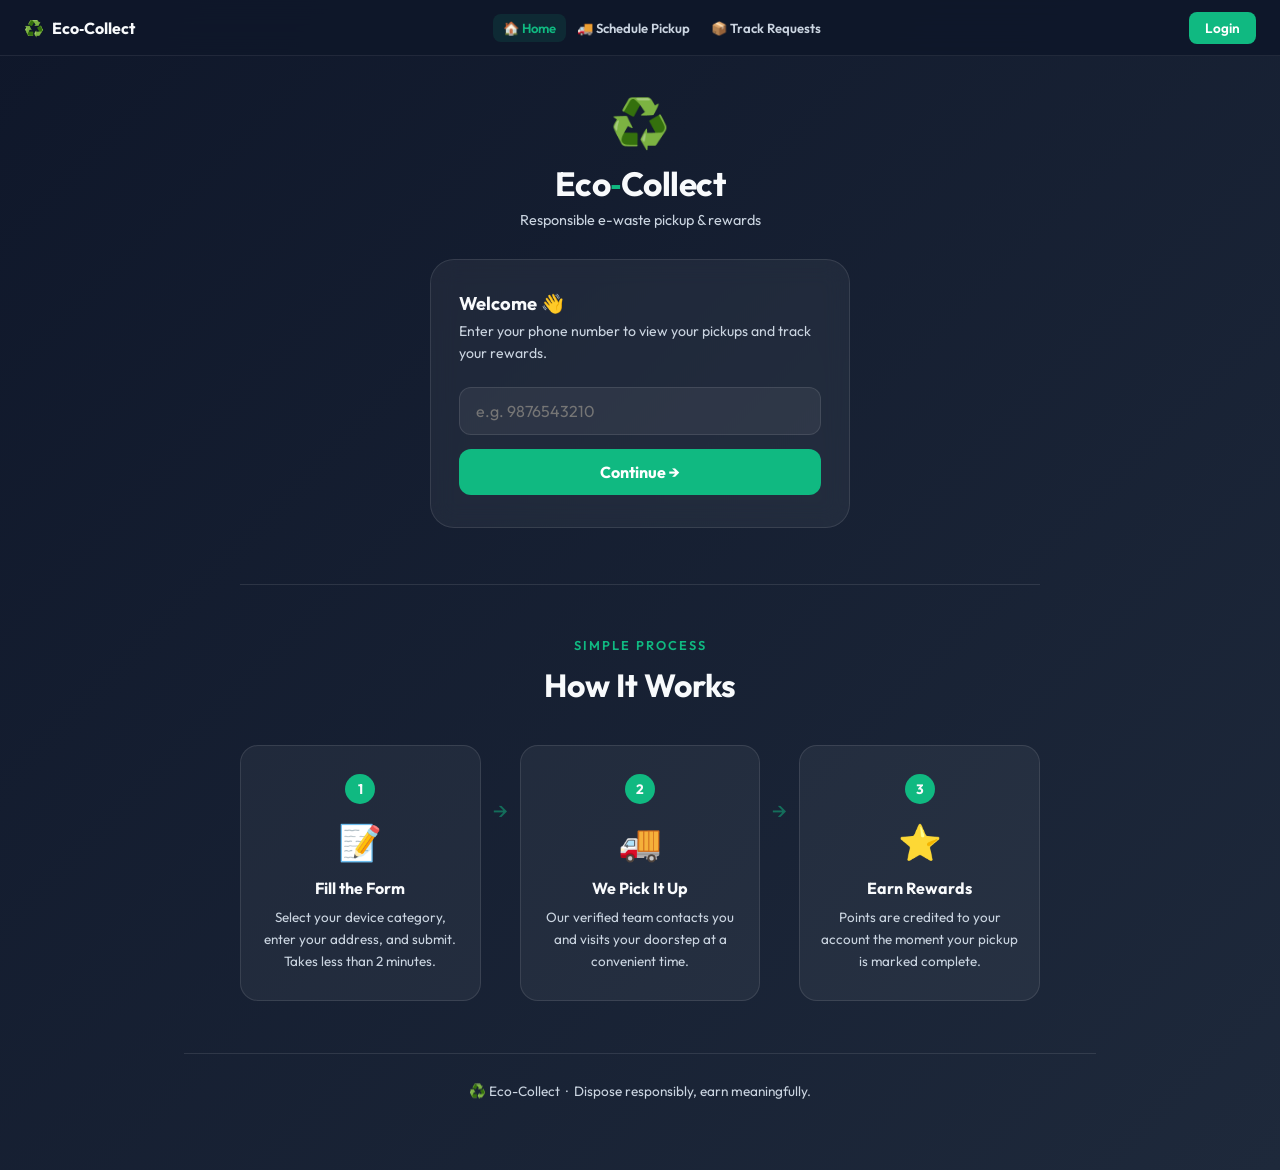
<file: frontend/index.html>
<!DOCTYPE html>
<html lang="en">

<head>
    <meta charset="UTF-8">
    <meta name="viewport" content="width=device-width, initial-scale=1.0">
    <title>Eco-Collect | E-Waste Rewards</title>
    <link href="https://fonts.googleapis.com/css2?family=Outfit:wght@300;400;600;700&display=swap" rel="stylesheet">
    <link rel="stylesheet" href="style.css">
    <style>
        html { scroll-behavior: smooth; }

        body {
            align-items: flex-start;
            padding: 0;
        }

        .home-wrap {
            max-width: 960px;
            width: 100%;
            margin: 0 auto;
            padding: 0 24px 70px;
        }

        /* ── Section switching ── */
        .app-section.hidden { display: none; }

        /* ═══════════════════════════════════════════
           LOGIN SECTION
        ════════════════════════════════════════════ */

        #section-login {
            display: flex;
            flex-direction: column;
            align-items: center;
            padding-top: 36px;
        }

        .login-shell-wrap {
            width: 100%;
            max-width: 420px;
        }

        .login-brand {
            text-align: center;
            margin-bottom: 30px;
            animation: fadeInDown 0.6s ease-out;
        }

        .login-brand-logo {
            font-size: 3rem;
            display: block;
            margin-bottom: 10px;
        }

        .login-brand-name {
            font-size: 2.1rem;
            font-weight: 700;
            letter-spacing: -0.5px;
        }

        .login-brand-name .dot { color: var(--primary-color); }

        .login-brand-sub {
            color: var(--text-muted);
            font-size: 0.9rem;
            margin-top: 6px;
        }

        .login-shell-card {
            background: var(--glass-bg);
            backdrop-filter: blur(12px);
            -webkit-backdrop-filter: blur(12px);
            border: 1px solid var(--glass-border);
            border-radius: 24px;
            padding: 32px 28px;
            animation: fadeInUp 0.6s ease-out 0.1s both;
        }

        .login-step-title {
            font-size: 1.15rem;
            font-weight: 700;
            margin-bottom: 6px;
        }

        .login-step-sub {
            color: var(--text-muted);
            font-size: 0.88rem;
            line-height: 1.55;
            margin-bottom: 22px;
        }

        .login-input {
            width: 100%;
            background: rgba(255, 255, 255, 0.06);
            border: 1px solid var(--glass-border);
            border-radius: 12px;
            padding: 13px 16px;
            font-size: 1rem;
            font-family: 'Outfit', sans-serif;
            color: var(--text-main);
            box-sizing: border-box;
            transition: border-color 0.2s ease;
            margin-bottom: 14px;
            margin-top: 0;
        }

        .login-input:focus {
            outline: none;
            border-color: var(--primary-color);
        }

        .login-btn {
            width: 100%;
            padding: 13px;
            background: var(--primary-color);
            color: white;
            border: none;
            border-radius: 12px;
            font-size: 1rem;
            font-weight: 700;
            font-family: 'Outfit', sans-serif;
            cursor: pointer;
            margin-top: 0;
            transition: background 0.2s ease, transform 0.15s ease, opacity 0.15s ease;
        }

        .login-btn:hover:not(:disabled) { background: var(--primary-hover); transform: translateY(-1px); }
        .login-btn:active:not(:disabled) { transform: translateY(0); }
        .login-btn:disabled { opacity: 0.55; cursor: not-allowed; }

        .login-error {
            color: #f87171;
            font-size: 0.84rem;
            margin-top: 10px;
            margin-bottom: 0;
        }

        .login-back-link {
            display: block;
            text-align: center;
            color: var(--text-muted);
            font-size: 0.84rem;
            cursor: pointer;
            margin-top: 16px;
            transition: color 0.2s ease;
            user-select: none;
        }

        .login-back-link:hover { color: var(--text-main); }

        /* How It Works visible below login card */
        .login-how {
            width: 100%;
            max-width: 800px;
            margin-top: 56px;
        }

        /* ═══════════════════════════════════════════
           DASHBOARD SECTION
        ════════════════════════════════════════════ */

        #section-dashboard {
            padding-top: 40px;
        }

        /* Welcome row */
        .dash-welcome-row {
            display: flex;
            align-items: center;
            justify-content: space-between;
            gap: 14px;
            margin-bottom: 28px;
            flex-wrap: wrap;
            animation: fadeInDown 0.5s ease-out;
        }

        .dash-welcome-left h2 {
            font-size: 1.6rem;
            font-weight: 700;
            margin-bottom: 5px;
        }

        .dash-phone-pill {
            display: inline-block;
            background: rgba(16, 185, 129, 0.08);
            border: 1px solid rgba(16, 185, 129, 0.2);
            border-radius: 20px;
            padding: 2px 10px;
            font-size: 0.8rem;
            color: var(--primary-color);
            font-weight: 600;
        }

        .btn-logout {
            padding: 9px 18px;
            background: rgba(255, 255, 255, 0.04);
            border: 1px solid var(--glass-border);
            border-radius: 10px;
            color: var(--text-muted);
            font-family: 'Outfit', sans-serif;
            font-size: 0.88rem;
            font-weight: 600;
            cursor: pointer;
            white-space: nowrap;
            width: auto;
            margin-top: 0;
            transition: border-color 0.2s ease, color 0.2s ease, transform 0.15s ease;
        }

        .btn-logout:hover {
            border-color: #f87171;
            color: #f87171;
            transform: translateY(-1px);
        }

        /* Stat cards */
        .dash-stats {
            display: grid;
            grid-template-columns: repeat(3, 1fr);
            gap: 16px;
            margin-bottom: 36px;
            animation: fadeInUp 0.5s ease-out 0.1s both;
        }

        .dash-card {
            background: var(--glass-bg);
            backdrop-filter: blur(12px);
            -webkit-backdrop-filter: blur(12px);
            border: 1px solid var(--glass-border);
            border-radius: 18px;
            padding: 22px 16px;
            text-align: center;
            transition: transform 0.2s ease, border-color 0.2s ease;
        }

        .dash-card:hover {
            transform: translateY(-3px);
            border-color: rgba(16, 185, 129, 0.4);
        }

        .dash-icon {
            font-size: 1.6rem;
            display: block;
            margin-bottom: 10px;
        }

        .dash-number {
            font-size: 2rem;
            font-weight: 700;
            color: var(--primary-color);
            line-height: 1.1;
            margin-bottom: 6px;
        }

        .dash-number.loading {
            color: var(--text-muted);
            font-size: 1.4rem;
        }

        .dash-label {
            font-size: 0.75rem;
            color: var(--text-muted);
            text-transform: uppercase;
            letter-spacing: 0.5px;
        }

        /* Recent pickups */
        .recent-section {
            margin-bottom: 32px;
            animation: fadeInUp 0.5s ease-out 0.2s both;
        }

        .recent-header {
            display: flex;
            align-items: center;
            justify-content: space-between;
            margin-bottom: 14px;
        }

        .recent-header h3 {
            font-size: 0.76rem;
            font-weight: 700;
            text-transform: uppercase;
            letter-spacing: 1.2px;
            color: var(--text-muted);
        }

        .recent-header a {
            font-size: 0.84rem;
            color: var(--primary-color);
            text-decoration: none;
            font-weight: 600;
            transition: opacity 0.2s ease;
        }

        .recent-header a:hover { opacity: 0.75; }

        .recent-card {
            display: flex;
            align-items: center;
            gap: 14px;
            background: var(--glass-bg);
            border: 1px solid var(--glass-border);
            border-radius: 14px;
            padding: 14px 16px;
            margin-bottom: 10px;
            transition: border-color 0.2s ease;
        }

        .recent-card:last-child { margin-bottom: 0; }
        .recent-card:hover { border-color: rgba(16, 185, 129, 0.3); }

        .recent-icon {
            font-size: 1.4rem;
            flex-shrink: 0;
            width: 36px;
            text-align: center;
        }

        .recent-info { flex: 1; min-width: 0; }

        .recent-category {
            display: block;
            font-weight: 700;
            font-size: 0.92rem;
            margin-bottom: 2px;
        }

        .recent-addr {
            display: block;
            color: var(--text-muted);
            font-size: 0.8rem;
            white-space: nowrap;
            overflow: hidden;
            text-overflow: ellipsis;
        }

        .recent-status {
            font-size: 0.73rem;
            font-weight: 700;
            border-radius: 8px;
            padding: 4px 10px;
            white-space: nowrap;
            flex-shrink: 0;
        }

        .status-pending           { background: rgba(245,158,11,0.12);  color: #f59e0b; }
        .status-completed         { background: rgba(16,185,129,0.12);  color: #10b981; }
        .status-cancelled         { background: rgba(100,116,139,0.12); color: #94a3b8; }
        .status-accepted          { background: rgba(99,102,241,0.12);  color: #818cf8; }
        .status-pickup-scheduled  { background: rgba(139,92,246,0.12);  color: #a78bfa; }
        .status-picked-up         { background: rgba(99,102,241,0.12);  color: #818cf8; }
        .status-in-progress       { background: rgba(234,179,8,0.12);   color: #eab308; }

        .recent-empty {
            text-align: center;
            color: var(--text-muted);
            font-size: 0.9rem;
            padding: 26px 16px;
            background: var(--glass-bg);
            border: 1px solid var(--glass-border);
            border-radius: 14px;
        }

        .recent-empty a {
            color: var(--primary-color);
            font-weight: 600;
            text-decoration: none;
        }

        /* Recent skeletons */
        .recent-skel {
            background: var(--glass-bg);
            border: 1px solid var(--glass-border);
            border-radius: 14px;
            padding: 14px 16px;
            margin-bottom: 10px;
            display: flex;
            align-items: center;
            gap: 14px;
        }

        .recent-skel-circle {
            width: 36px;
            height: 36px;
            border-radius: 50%;
            flex-shrink: 0;
            background: linear-gradient(90deg,
                rgba(255,255,255,0.04) 25%,
                rgba(255,255,255,0.09) 50%,
                rgba(255,255,255,0.04) 75%);
            background-size: 200%;
            animation: shimmer 1.4s infinite;
        }

        .recent-skel-lines { flex: 1; }

        .recent-skel-line {
            height: 12px;
            border-radius: 6px;
            margin-bottom: 7px;
            background: linear-gradient(90deg,
                rgba(255,255,255,0.04) 25%,
                rgba(255,255,255,0.09) 50%,
                rgba(255,255,255,0.04) 75%);
            background-size: 200%;
            animation: shimmer 1.4s infinite;
        }

        .recent-skel-line:last-child { width: 58%; margin-bottom: 0; }

        /* Dashboard error inline */
        .dash-inline-error {
            text-align: center;
            color: var(--text-muted);
            font-size: 0.88rem;
            padding: 22px;
            background: var(--glass-bg);
            border: 1px solid var(--glass-border);
            border-radius: 14px;
        }

        .dash-inline-error a {
            color: var(--primary-color);
            font-weight: 600;
            cursor: pointer;
        }

        /* Quick actions */
        .quick-actions {
            display: grid;
            grid-template-columns: repeat(2, 1fr);
            gap: 14px;
            margin-bottom: 52px;
            animation: fadeInUp 0.5s ease-out 0.3s both;
        }

        .quick-btn {
            display: flex;
            align-items: center;
            justify-content: center;
            gap: 8px;
            padding: 16px;
            border-radius: 16px;
            font-size: 0.96rem;
            font-weight: 700;
            text-decoration: none;
            transition: transform 0.2s ease, box-shadow 0.2s ease, background 0.2s ease;
        }

        .quick-btn:hover { transform: translateY(-3px); }

        .quick-btn-primary {
            background: var(--primary-color);
            color: white;
        }

        .quick-btn-primary:hover {
            background: var(--primary-hover);
            box-shadow: 0 8px 24px rgba(16, 185, 129, 0.3);
        }

        .quick-btn-secondary {
            background: var(--glass-bg);
            border: 1px solid var(--glass-border);
            color: var(--text-main);
        }

        .quick-btn-secondary:hover {
            border-color: rgba(16, 185, 129, 0.4);
            box-shadow: 0 8px 24px rgba(0, 0, 0, 0.2);
        }

        /* ── Shared: How It Works ── */
        .how-section {
            border-top: 1px solid var(--glass-border);
            padding-top: 52px;
            margin-bottom: 52px;
        }

        .section-label {
            text-align: center;
            font-size: 0.8rem;
            color: var(--primary-color);
            text-transform: uppercase;
            letter-spacing: 2px;
            font-weight: 600;
            margin-bottom: 12px;
        }

        .how-section h2 {
            text-align: center;
            font-size: 2rem;
            font-weight: 700;
            margin-bottom: 40px;
        }

        .steps-row {
            display: flex;
            align-items: flex-start;
            gap: 12px;
        }

        .step-card {
            flex: 1;
            text-align: center;
            background: var(--glass-bg);
            border: 1px solid var(--glass-border);
            border-radius: 18px;
            padding: 28px 18px;
            transition: transform 0.2s ease, border-color 0.2s ease;
        }

        .step-card:hover {
            transform: translateY(-4px);
            border-color: rgba(16, 185, 129, 0.4);
        }

        .step-num {
            width: 30px;
            height: 30px;
            background: var(--primary-color);
            border-radius: 50%;
            font-size: 0.85rem;
            font-weight: 700;
            display: flex;
            align-items: center;
            justify-content: center;
            margin: 0 auto 16px;
        }

        .step-icon {
            font-size: 2.2rem;
            margin-bottom: 14px;
            display: block;
        }

        .step-card h4 { font-size: 1rem; font-weight: 700; margin-bottom: 8px; }

        .step-card p {
            color: var(--text-muted);
            font-size: 0.84rem;
            line-height: 1.65;
        }

        .step-arrow {
            flex-shrink: 0;
            font-size: 1.4rem;
            color: var(--primary-color);
            opacity: 0.5;
            margin-top: 52px;
        }

        /* ── Footer ── */
        .site-footer {
            text-align: center;
            color: var(--text-muted);
            font-size: 0.85rem;
            border-top: 1px solid var(--glass-border);
            padding-top: 28px;
        }

        /* ── Mobile ── */
        @media (max-width: 640px) {
            .home-wrap { padding: 0 16px 60px; }
            #section-login { padding-top: 20px; }
            .login-brand-name { font-size: 1.75rem; }
            .login-shell-card { padding: 24px 20px; }
            .dash-welcome-left h2 { font-size: 1.3rem; }
            .dash-stats { grid-template-columns: repeat(3, 1fr); gap: 8px; }
            .dash-number { font-size: 1.5rem; }
            .dash-icon   { font-size: 1.3rem; }
            .quick-actions { grid-template-columns: 1fr; }
            .steps-row { flex-direction: column; gap: 14px; }
            .step-arrow { transform: rotate(90deg); margin: 0 auto; }
        }
    </style>
</head>

<body>
    <div class="home-wrap">

        <!-- ════════════════════════════════════════════════════
             LOGIN SECTION  (default visible)
        ════════════════════════════════════════════════════ -->
        <div id="section-login" class="app-section">

            <div class="login-shell-wrap">

                <div class="login-brand">
                    <span class="login-brand-logo">&#9851;&#65039;</span>
                    <div class="login-brand-name">Eco<span class="dot">&#8209;</span>Collect</div>
                    <p class="login-brand-sub">Responsible e-waste pickup &amp; rewards</p>
                </div>

                <div class="login-shell-card">

                    <!-- Step 1: Phone -->
                    <div id="step-phone">
                        <p class="login-step-title">Welcome &#128075;</p>
                        <p class="login-step-sub">Enter your phone number to view your pickups and track your rewards.</p>
                        <input
                            type="tel"
                            id="app-phone"
                            class="login-input"
                            placeholder="e.g. 9876543210"
                            maxlength="15"
                            inputmode="tel"
                            autocomplete="tel"
                        >
                        <button class="login-btn" id="btn-continue">Continue &#8594;</button>
                        <p class="login-error hidden" id="phone-error"></p>
                    </div>

                    <!-- Step 2: Name (new users only) -->
                    <div id="step-name" class="hidden">
                        <p class="login-step-title">Nice to meet you! &#127881;</p>
                        <p class="login-step-sub">Looks like you&rsquo;re new here. What should we call you?</p>
                        <input
                            type="text"
                            id="app-name"
                            class="login-input"
                            placeholder="Your name"
                            maxlength="60"
                            autocomplete="given-name"
                        >
                        <button class="login-btn" id="btn-signup">Create Account &#8594;</button>
                        <p class="login-error hidden" id="name-error"></p>
                        <span class="login-back-link" id="btn-back-to-phone">&#8592; Use a different number</span>
                    </div>

                </div>
            </div>

            <!-- How It Works for unauthenticated users -->
            <div class="login-how">
                <section class="how-section">
                    <p class="section-label">Simple Process</p>
                    <h2>How It Works</h2>
                    <div class="steps-row">
                        <div class="step-card">
                            <div class="step-num">1</div>
                            <span class="step-icon">&#128221;</span>
                            <h4>Fill the Form</h4>
                            <p>Select your device category, enter your address, and submit. Takes less than 2 minutes.</p>
                        </div>
                        <div class="step-arrow">&#8594;</div>
                        <div class="step-card">
                            <div class="step-num">2</div>
                            <span class="step-icon">&#128666;</span>
                            <h4>We Pick It Up</h4>
                            <p>Our verified team contacts you and visits your doorstep at a convenient time.</p>
                        </div>
                        <div class="step-arrow">&#8594;</div>
                        <div class="step-card">
                            <div class="step-num">3</div>
                            <span class="step-icon">&#11088;</span>
                            <h4>Earn Rewards</h4>
                            <p>Points are credited to your account the moment your pickup is marked complete.</p>
                        </div>
                    </div>
                </section>
            </div>

        </div><!-- /#section-login -->


        <!-- ════════════════════════════════════════════════════
             DASHBOARD SECTION  (hidden until logged in)
        ════════════════════════════════════════════════════ -->
        <div id="section-dashboard" class="app-section hidden">

            <!-- Welcome row -->
            <div class="dash-welcome-row">
                <div class="dash-welcome-left">
                    <h2>Hey, <span id="dash-name"></span>! &#128075;</h2>
                    <p><span class="dash-phone-pill" id="dash-phone-display"></span></p>
                </div>
                <button class="btn-logout" id="btn-logout">Logout</button>
            </div>

            <!-- Stats -->
            <div class="dash-stats">
                <div class="dash-card">
                    <span class="dash-icon">&#128230;</span>
                    <div class="dash-number loading" id="home-total">&#183;&#183;&#183;</div>
                    <div class="dash-label">My Requests</div>
                </div>
                <div class="dash-card">
                    <span class="dash-icon">&#9989;</span>
                    <div class="dash-number loading" id="home-completed">&#183;&#183;&#183;</div>
                    <div class="dash-label">Completed</div>
                </div>
                <div class="dash-card">
                    <span class="dash-icon">&#11088;</span>
                    <div class="dash-number loading" id="home-points">&#183;&#183;&#183;</div>
                    <div class="dash-label">Points Earned</div>
                </div>
            </div>

            <!-- Recent pickups -->
            <div class="recent-section">
                <div class="recent-header">
                    <h3>Recent Pickups</h3>
                    <a href="track.html">View all &#8594;</a>
                </div>
                <div id="recent-list">
                    <div class="recent-skel"><div class="recent-skel-circle"></div><div class="recent-skel-lines"><div class="recent-skel-line"></div><div class="recent-skel-line"></div></div></div>
                    <div class="recent-skel"><div class="recent-skel-circle"></div><div class="recent-skel-lines"><div class="recent-skel-line"></div><div class="recent-skel-line"></div></div></div>
                    <div class="recent-skel"><div class="recent-skel-circle"></div><div class="recent-skel-lines"><div class="recent-skel-line"></div><div class="recent-skel-line"></div></div></div>
                </div>
            </div>

            <!-- Quick actions -->
            <div class="quick-actions">
                <a href="schedule.html" class="quick-btn quick-btn-primary">&#128666; Schedule Pickup</a>
                <a href="track.html" class="quick-btn quick-btn-secondary">&#128230; All Requests</a>
            </div>

            <!-- How It Works -->
            <section class="how-section">
                <p class="section-label">Simple Process</p>
                <h2>How It Works</h2>
                <div class="steps-row">
                    <div class="step-card">
                        <div class="step-num">1</div>
                        <span class="step-icon">&#128221;</span>
                        <h4>Fill the Form</h4>
                        <p>Select your device category, enter your address, and submit. Takes less than 2 minutes.</p>
                    </div>
                    <div class="step-arrow">&#8594;</div>
                    <div class="step-card">
                        <div class="step-num">2</div>
                        <span class="step-icon">&#128666;</span>
                        <h4>We Pick It Up</h4>
                        <p>Our verified team contacts you and visits your doorstep at a convenient time.</p>
                    </div>
                    <div class="step-arrow">&#8594;</div>
                    <div class="step-card">
                        <div class="step-num">3</div>
                        <span class="step-icon">&#11088;</span>
                        <h4>Earn Rewards</h4>
                        <p>Points are credited to your account the moment your pickup is marked complete.</p>
                    </div>
                </div>
            </section>

        </div><!-- /#section-dashboard -->

        <footer class="site-footer">
            <p>&#9851;&#65039; Eco-Collect &nbsp;&middot;&nbsp; Dispose responsibly, earn meaningfully.</p>
        </footer>

    </div><!-- /.home-wrap -->

    <script src="auth.js"></script>
    <script>
        // Navbar always present — shows Home + Login when logged out, Dashboard + Logout when logged in
        injectNavbar('home');
        // API_BASE is defined globally in auth.js.

        const CATEGORY_ICONS = {
            Mobile: '📱', Laptop: '💻',
            Accessories: '🎧', 'Large Appliances': '🏠'
        };

        let pendingPhone = '';

        // Strip non-digits live from phone input
        document.addEventListener('DOMContentLoaded', () => {
            const el = document.getElementById('app-phone');
            if (el) el.addEventListener('input', () => {
                const clean = el.value.replace(/\D/g, '');
                if (el.value !== clean) el.value = clean;
            });
        });

        // ── App entry: check session immediately ───────────────────────────────
        (function init() {
            const user = getUser();
            if (user) {
                document.getElementById('section-login').classList.add('hidden');
                document.getElementById('section-dashboard').classList.remove('hidden');
                document.getElementById('dash-name').textContent          = user.full_name || user.phone_number;
                document.getElementById('dash-phone-display').textContent = user.phone_number;
                fetchDashboard(user.phone_number);
            }
            // else: #section-login is already visible by default
        })();

        // ── Phone step ─────────────────────────────────────────────────────────
        document.getElementById('btn-continue').addEventListener('click', handleContinue);
        document.getElementById('app-phone').addEventListener('keydown', e => {
            if (e.key === 'Enter') handleContinue();
        });

        async function handleContinue() {
            const raw   = document.getElementById('app-phone').value.trim();
            const phone = raw.replace(/\D/g, ''); // always use clean digits
            if (phone.length < 10) {
                showErr('phone-error', 'Please enter a valid 10-digit phone number.');
                return;
            }
            hideErr('phone-error');

            const btn = document.getElementById('btn-continue');
            btn.disabled    = true;
            btn.textContent = 'Checking…';

            try {
                const res = await fetch(
                    `${API_BASE}/api/requests/track?phone=${encodeURIComponent(phone)}`
                );

                if (res.status === 404) {
                    // New user → collect name
                    pendingPhone = phone;
                    showNameStep();
                } else if (res.ok) {
                    const data = await res.json();
                    const name = (data.user && (data.user.full_name || data.user.name)) || '';
                    const user = { full_name: name || phone, phone_number: phone };
                    setUser(user);
                    enterDashboard(user, data);
                } else {
                    showErr('phone-error', `Server error (${res.status}). Please try again.`);
                }
            } catch (_) {
                showErr('phone-error', 'Network error. Please check your connection.');
            } finally {
                btn.disabled   = false;
                btn.innerHTML  = 'Continue &#8594;';
            }
        }

        // ── Name step ──────────────────────────────────────────────────────────
        document.getElementById('btn-signup').addEventListener('click', handleSignup);
        document.getElementById('app-name').addEventListener('keydown', e => {
            if (e.key === 'Enter') handleSignup();
        });

        function handleSignup() {
            const name = document.getElementById('app-name').value.trim();
            if (!name) { showErr('name-error', 'Please enter your name.'); return; }
            const user = { full_name: name, phone_number: pendingPhone };
            setUser(user);
            enterDashboard(user, null);
        }

        // ── Back to phone step ─────────────────────────────────────────────────
        document.getElementById('btn-back-to-phone').addEventListener('click', () => {
            hideErr('phone-error');
            pendingPhone = '';
            showPhoneStep();
        });

        // ── Logout ─────────────────────────────────────────────────────────────
        document.getElementById('btn-logout').addEventListener('click', handleLogout);

        function handleLogout() {
            clearUser();
            location.reload(); // Page reloads — navbar rebuilds without user, login section shown
        }

        // ── Enter dashboard ────────────────────────────────────────────────────
        function enterDashboard(user, preloadedData) {
            document.getElementById('section-login').classList.add('hidden');
            document.getElementById('section-dashboard').classList.remove('hidden');

            document.getElementById('dash-name').textContent          = user.full_name || user.phone_number;
            document.getElementById('dash-phone-display').textContent = user.phone_number;

            // Re-inject navbar if it's currently showing the Login button (user just logged in inline)
            if (document.querySelector('.nav-login')) {
                const oldNav = document.querySelector('.eco-navbar');
                if (oldNav) {
                    oldNav.remove();
                    const wrap = document.querySelector('.home-wrap');
                    if (wrap) wrap.style.paddingTop = '';
                }
                injectNavbar('home');
            }

            if (preloadedData) {
                renderDashboard(preloadedData);
            } else {
                fetchDashboard(user.phone_number);
            }
        }

        // ── Fetch & render dashboard ───────────────────────────────────────────
        async function fetchDashboard(phone) {
            setNumbers('···', '···', '···', true);
            showRecentSkeletons();

            try {
                const res = await fetch(
                    `${API_BASE}/api/requests/track?phone=${encodeURIComponent(phone)}`
                );
                if (res.status === 404) {
                    renderDashboard(null);
                } else if (res.ok) {
                    renderDashboard(await res.json());
                } else {
                    setNumbers('–', '–', '–');
                    showRecentError();
                }
            } catch (_) {
                setNumbers('–', '–', '–');
                showRecentError();
            }
        }

        function renderDashboard(data) {
            let requests = data
                ? (Array.isArray(data) ? data : (data.requests || []))
                : [];

            const total     = requests.length;
            const completed = requests.filter(r => r.status === 'Completed').length;
            const points    = requests
                .filter(r => r.status === 'Completed')
                .reduce((s, r) => s + (r.estimated_points || 0), 0);

            setNumbers(total, completed, points);
            renderRecentList(requests);
        }

        function renderRecentList(requests) {
            const el = document.getElementById('recent-list');

            if (!requests.length) {
                el.innerHTML = `
                    <div class="recent-empty">
                        No pickups yet. &nbsp;
                        <a href="schedule.html">Schedule your first &#8594;</a>
                    </div>`;
                return;
            }

            const recent = [...requests].reverse().slice(0, 4);
            el.innerHTML = recent.map(r => {
                const icon = CATEGORY_ICONS[r.category] || '📦';
                const cls  = 'status-' + (r.status || 'pending').toLowerCase().replace(/\s+/g, '-');
                return `
                    <div class="recent-card">
                        <span class="recent-icon">${icon}</span>
                        <div class="recent-info">
                            <span class="recent-category">${esc(r.category)}</span>
                            <span class="recent-addr">${esc(r.address)}</span>
                        </div>
                        <span class="recent-status ${cls}">${esc(r.status)}</span>
                    </div>`;
            }).join('');
        }

        // ── Skeleton / error ───────────────────────────────────────────────────
        function showRecentSkeletons() {
            const skel = `
                <div class="recent-skel">
                    <div class="recent-skel-circle"></div>
                    <div class="recent-skel-lines">
                        <div class="recent-skel-line"></div>
                        <div class="recent-skel-line"></div>
                    </div>
                </div>`;
            document.getElementById('recent-list').innerHTML = skel.repeat(3);
        }

        function showRecentError() {
            document.getElementById('recent-list').innerHTML =
                `<div class="dash-inline-error">
                    Could not load pickups.
                    <a onclick="location.reload()">Retry</a>
                </div>`;
        }

        // ── Stat helpers ───────────────────────────────────────────────────────
        function setNumbers(total, completed, points, isLoading) {
            const ids = ['home-total', 'home-completed', 'home-points'];
            ids.forEach(id => document.getElementById(id).classList.toggle('loading', !!isLoading));
            document.getElementById('home-total').textContent     = fmt(total);
            document.getElementById('home-completed').textContent = fmt(completed);
            document.getElementById('home-points').textContent    = fmt(points);
        }

        function fmt(v) {
            return typeof v === 'number' ? v.toLocaleString() : v;
        }

        // ── Step helpers ───────────────────────────────────────────────────────
        function showNameStep() {
            document.getElementById('step-phone').classList.add('hidden');
            document.getElementById('step-name').classList.remove('hidden');
            document.getElementById('app-name').focus();
        }

        function showPhoneStep() {
            document.getElementById('step-name').classList.add('hidden');
            document.getElementById('step-phone').classList.remove('hidden');
        }

        // ── Error helpers ──────────────────────────────────────────────────────
        function showErr(id, msg) {
            const el = document.getElementById(id);
            el.textContent = msg;
            el.classList.remove('hidden');
        }

        function hideErr(id) {
            const el = document.getElementById(id);
            if (el) el.classList.add('hidden');
        }

        // ── XSS-safe escape ────────────────────────────────────────────────────
        function esc(str) {
            if (!str) return '';
            return String(str)
                .replace(/&/g, '&amp;')
                .replace(/</g, '&lt;')
                .replace(/>/g, '&gt;');
        }
    </script>
</body>

</html>
</file>
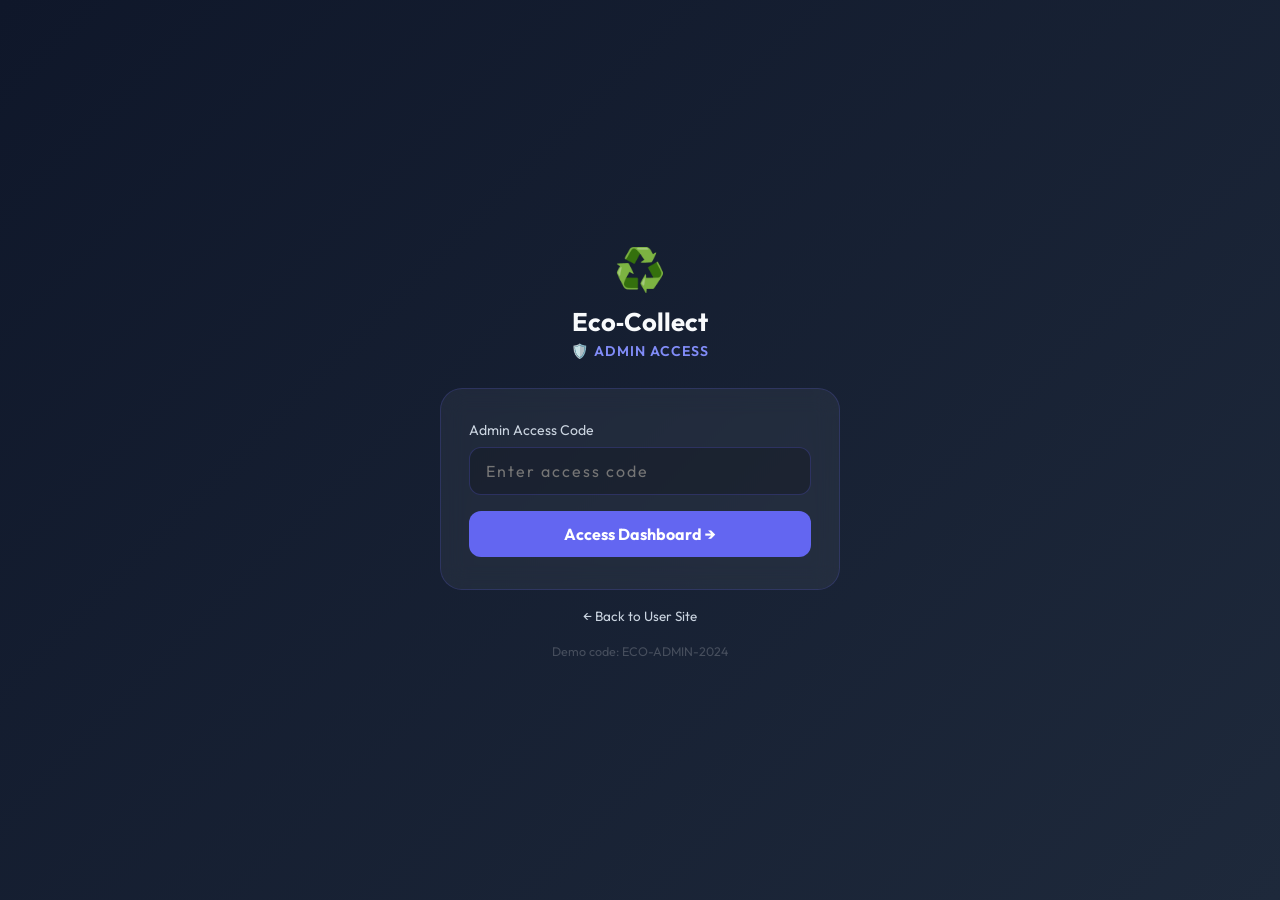
<file: frontend/admin-login.html>
<!DOCTYPE html>
<html lang="en">

<head>
    <meta charset="UTF-8">
    <meta name="viewport" content="width=device-width, initial-scale=1.0">
    <title>Eco-Collect | Admin Access</title>
    <link href="https://fonts.googleapis.com/css2?family=Outfit:wght@300;400;600;700&display=swap" rel="stylesheet">
    <link rel="stylesheet" href="style.css">
    <style>
        body { align-items: center; justify-content: center; }

        .admin-login-wrap {
            width: 100%;
            max-width: 400px;
            animation: fadeInUp 0.5s ease-out;
        }

        .admin-login-logo {
            text-align: center;
            margin-bottom: 28px;
        }

        .admin-login-icon {
            font-size: 2.6rem;
            display: block;
            margin-bottom: 10px;
        }

        .admin-login-logo h1 {
            font-size: 1.6rem;
            font-weight: 700;
        }

        .admin-login-logo p {
            color: #818cf8;
            font-size: 0.88rem;
            margin-top: 4px;
            font-weight: 600;
            text-transform: uppercase;
            letter-spacing: 1px;
        }

        .admin-login-card {
            background: var(--glass-bg);
            backdrop-filter: blur(12px);
            -webkit-backdrop-filter: blur(12px);
            border: 1px solid rgba(99, 102, 241, 0.2);
            border-radius: 22px;
            padding: 32px 28px;
        }

        .admin-login-label {
            font-size: 0.88rem;
            color: var(--text-muted);
            margin-bottom: 8px;
            display: block;
        }

        .admin-login-input {
            width: 100%;
            background: rgba(0, 0, 0, 0.2);
            border: 1px solid rgba(99, 102, 241, 0.25);
            border-radius: 12px;
            padding: 13px 16px;
            font-size: 1rem;
            font-family: 'Outfit', sans-serif;
            color: var(--text-main);
            letter-spacing: 2px;
            transition: border-color 0.2s ease;
            margin-bottom: 16px;
            box-sizing: border-box;
        }

        .admin-login-input:focus {
            outline: none;
            border-color: #818cf8;
            box-shadow: 0 0 0 3px rgba(99, 102, 241, 0.12);
        }

        .admin-login-btn {
            width: 100%;
            padding: 13px;
            background: #6366f1;
            color: white;
            border: none;
            border-radius: 12px;
            font-size: 1rem;
            font-weight: 700;
            font-family: 'Outfit', sans-serif;
            cursor: pointer;
            margin-top: 0;
            transition: background 0.2s ease, transform 0.15s ease, opacity 0.15s ease;
        }

        .admin-login-btn:hover:not(:disabled) { background: #4f46e5; transform: translateY(-1px); }
        .admin-login-btn:active:not(:disabled) { transform: translateY(0); }
        .admin-login-btn:disabled { opacity: 0.55; cursor: not-allowed; }

        .admin-login-error {
            color: #f87171;
            font-size: 0.84rem;
            margin-top: 12px;
            text-align: center;
        }

        .admin-back-link {
            display: block;
            text-align: center;
            color: var(--text-muted);
            font-size: 0.84rem;
            text-decoration: none;
            margin-top: 18px;
            transition: color 0.2s ease;
        }

        .admin-back-link:hover { color: var(--text-main); }

        .admin-hint {
            text-align: center;
            margin-top: 20px;
            font-size: 0.78rem;
            color: rgba(255,255,255,0.2);
        }
    </style>
</head>

<body>
    <div class="admin-login-wrap">

        <div class="admin-login-logo">
            <span class="admin-login-icon">&#9851;&#65039;</span>
            <h1>Eco&#8209;Collect</h1>
            <p>&#128737;&#65039; Admin Access</p>
        </div>

        <div class="admin-login-card">
            <label class="admin-login-label" for="admin-code">Admin Access Code</label>
            <input
                type="password"
                id="admin-code"
                class="admin-login-input"
                placeholder="Enter access code"
                autocomplete="off"
                maxlength="30"
            >
            <button class="admin-login-btn" id="admin-login-btn">Access Dashboard &#8594;</button>
            <p class="admin-login-error" id="admin-error" style="display:none"></p>
        </div>

        <a href="index.html" class="admin-back-link">&#8592; Back to User Site</a>
        <p class="admin-hint">Demo code: ECO-ADMIN-2024</p>

    </div>

    <script src="auth.js"></script>
    <script>
        // Already authenticated → go straight to dashboard
        if (getAdminUser()) {
            location.replace('admin.html');
        }

        const ADMIN_CODE = 'ECO-ADMIN-2024';

        function showErr(msg) {
            const errEl = document.getElementById('admin-error');
            errEl.textContent    = msg;
            errEl.style.display  = 'block';
        }

        function attemptLogin() {
            const input = document.getElementById('admin-code');
            const code  = input.value.trim();
            const btn   = document.getElementById('admin-login-btn');

            if (!code) {
                showErr('Please enter the access code.');
                return;
            }

            if (code !== ADMIN_CODE) {
                showErr('Incorrect access code. Please try again.');
                input.value = '';
                input.focus();
                return;
            }

            // Correct — store session with the entered code as the API token
            document.getElementById('admin-error').style.display = 'none';
            btn.disabled    = true;
            btn.textContent = 'Redirecting…';
            setAdminUser(code);
            location.replace('admin.html');
        }

        document.getElementById('admin-login-btn').addEventListener('click', attemptLogin);
        document.getElementById('admin-code').addEventListener('keydown', e => {
            if (e.key === 'Enter') attemptLogin();
        });
    </script>
</body>

</html>
</file>
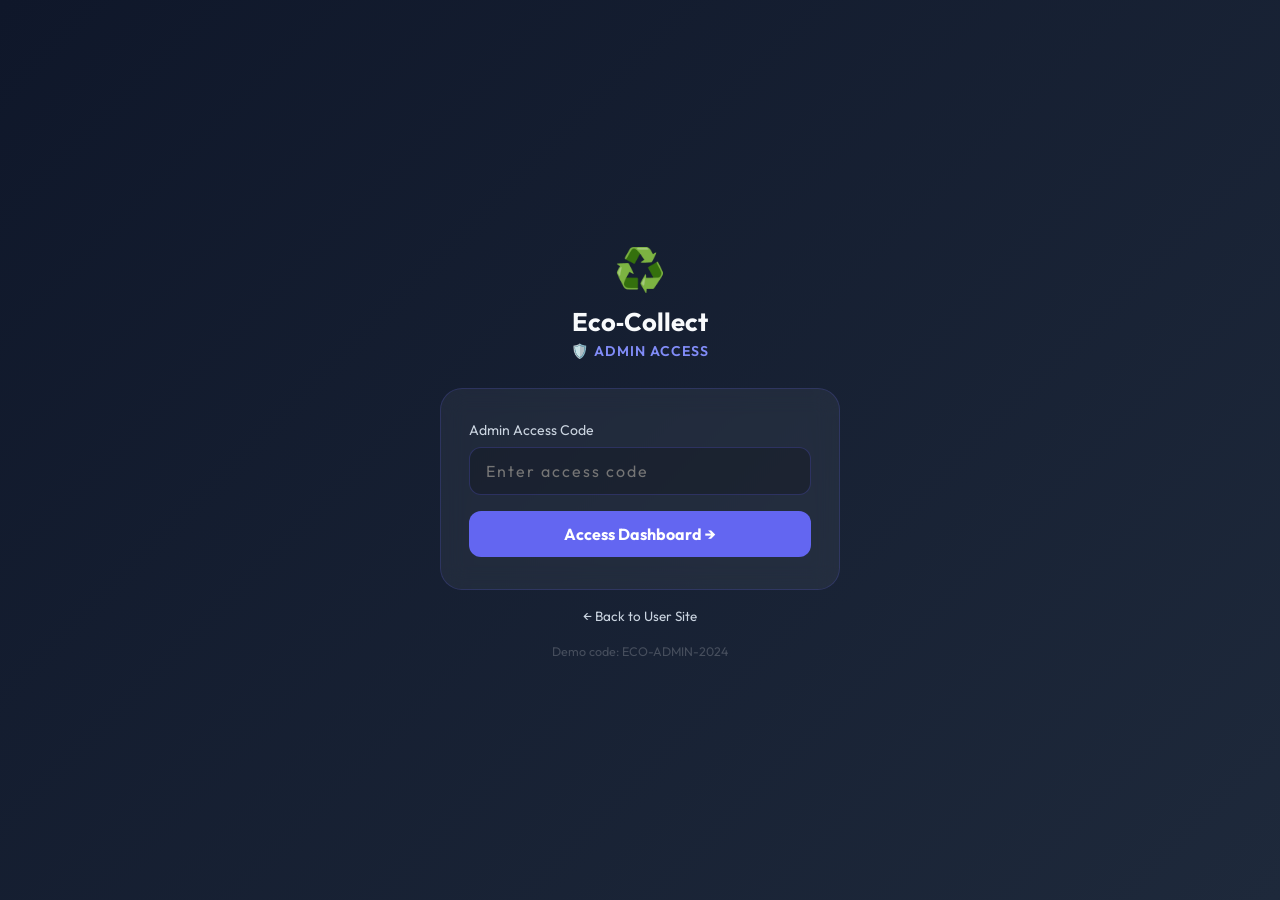
<file: frontend/admin.html>
<!DOCTYPE html>
<html lang="en">

<head>
    <meta charset="UTF-8">
    <meta name="viewport" content="width=device-width, initial-scale=1.0">
    <title>Eco-Collect | Admin Dashboard</title>
    <link href="https://fonts.googleapis.com/css2?family=Outfit:wght@300;400;600;700&display=swap" rel="stylesheet">
    <link rel="stylesheet" href="style.css">
    <style>
        body {
            align-items: flex-start;
            padding: 0;
        }

        .admin-wrap {
            max-width: 1020px;
            width: 100%;
            margin: 0 auto;
            padding: 40px 24px 80px;
        }

        /* ── Page header ── */
        .admin-page-header {
            display: flex;
            align-items: flex-start;
            justify-content: space-between;
            gap: 16px;
            margin-bottom: 28px;
            flex-wrap: wrap;
            animation: fadeInDown 0.6s ease-out;
        }

        .admin-badge {
            display: inline-flex;
            align-items: center;
            gap: 6px;
            background: rgba(99, 102, 241, 0.1);
            border: 1px solid rgba(99, 102, 241, 0.3);
            border-radius: 50px;
            padding: 5px 14px;
            font-size: 0.76rem;
            font-weight: 700;
            color: #818cf8;
            text-transform: uppercase;
            letter-spacing: 0.8px;
            margin-bottom: 10px;
        }

        .admin-page-header h1 {
            font-size: 1.85rem;
            font-weight: 700;
            margin-bottom: 5px;
        }

        .admin-subtitle {
            color: var(--text-muted);
            font-size: 0.88rem;
        }

        /* ── Stats bar ── */
        .admin-stats-bar {
            display: grid;
            grid-template-columns: repeat(4, 1fr);
            gap: 12px;
            margin-bottom: 26px;
            animation: fadeInUp 0.5s ease-out 0.08s both;
        }

        .admin-stat {
            background: var(--glass-bg);
            border: 1px solid var(--glass-border);
            border-radius: 16px;
            padding: 18px 14px;
            text-align: center;
            transition: transform 0.2s ease, border-color 0.2s ease;
            cursor: default;
        }

        .admin-stat:hover { transform: translateY(-2px); }

        .admin-stat-number {
            font-size: 1.9rem;
            font-weight: 700;
            line-height: 1;
            margin-bottom: 6px;
        }

        .admin-stat-label {
            font-size: 0.68rem;
            color: var(--text-muted);
            text-transform: uppercase;
            letter-spacing: 0.8px;
            font-weight: 600;
        }

        .color-all       { color: var(--text-main); }
        .color-active    { color: #818cf8; }
        .color-completed { color: #10b981; }
        .color-cancelled { color: #64748b; }

        /* ── Controls ── */
        .admin-controls {
            display: flex;
            gap: 10px;
            align-items: stretch;
            margin-bottom: 10px;
            animation: fadeInUp 0.5s ease-out 0.14s both;
        }

        .admin-search-wrap {
            flex: 1;
            position: relative;
        }

        .admin-search-icon {
            position: absolute;
            left: 13px;
            top: 50%;
            transform: translateY(-50%);
            font-size: 0.9rem;
            color: var(--text-muted);
            pointer-events: none;
        }

        #admin-search {
            width: 100%;
            padding: 11px 13px 11px 38px;
            font-size: 0.88rem;
            border-radius: 10px;
            margin: 0;
        }

        .admin-phone-wrap {
            position: relative;
            flex: 0 0 220px;
        }

        .admin-phone-icon {
            position: absolute;
            left: 13px;
            top: 50%;
            transform: translateY(-50%);
            font-size: 0.9rem;
            color: var(--text-muted);
            pointer-events: none;
        }

        #admin-phone-search {
            width: 100%;
            padding: 11px 13px 11px 38px;
            font-size: 0.88rem;
            border-radius: 10px;
            margin: 0;
        }

        .admin-phone-loading {
            position: absolute;
            right: 12px;
            top: 50%;
            transform: translateY(-50%);
            font-size: 0.8rem;
            color: var(--primary-color);
            animation: spin 0.8s linear infinite;
            display: none;
        }

        .admin-phone-loading.visible { display: block; }

        @keyframes spin { to { transform: translateY(-50%) rotate(360deg); } }

        .admin-refresh-btn {
            padding: 11px 16px;
            background: transparent;
            border: 1px solid var(--glass-border);
            border-radius: 10px;
            color: var(--text-muted);
            font-family: 'Outfit', sans-serif;
            font-size: 0.85rem;
            font-weight: 600;
            cursor: pointer;
            transition: all 0.2s ease;
            white-space: nowrap;
            width: auto !important;
            margin: 0 !important;
            display: flex;
            align-items: center;
            gap: 6px;
        }

        .admin-refresh-btn:hover {
            border-color: var(--primary-color);
            color: var(--primary-color);
            transform: none;
        }

        .admin-refresh-btn:disabled {
            opacity: 0.5;
            cursor: not-allowed;
        }

        .admin-refresh-btn .spin-icon { display: inline-block; transition: transform 0.3s; }
        .admin-refresh-btn.spinning .spin-icon { animation: spinIcon 0.6s linear infinite; }
        @keyframes spinIcon { to { transform: rotate(360deg); } }

        .admin-export-btn {
            padding: 11px 16px;
            background: rgba(16, 185, 129, 0.07);
            border: 1px solid rgba(16, 185, 129, 0.22);
            border-radius: 10px;
            color: #10b981;
            font-family: 'Outfit', sans-serif;
            font-size: 0.85rem;
            font-weight: 600;
            cursor: pointer;
            transition: background 0.2s ease, border-color 0.2s ease;
            white-space: nowrap;
            width: auto !important;
            margin: 0 !important;
            display: flex;
            align-items: center;
            gap: 6px;
        }

        .admin-export-btn:hover:not(:disabled) {
            background: rgba(16, 185, 129, 0.15);
            border-color: rgba(16, 185, 129, 0.42);
        }

        .admin-export-btn:disabled {
            opacity: 0.45;
            cursor: not-allowed;
        }

        .admin-export-btn.exporting {
            opacity: 0.7;
            cursor: wait;
        }

        /* ── Status badges ── */
        .status-badge {
            display: inline-flex;
            align-items: center;
            padding: 4px 10px;
            border-radius: 20px;
            font-size: 0.74rem;
            font-weight: 700;
            letter-spacing: 0.3px;
            white-space: nowrap;
        }

        .badge-pending   { background: rgba(245,158,11,0.12);   color: #f59e0b;  border: 1px solid rgba(245,158,11,0.25);   }
        .badge-completed { background: rgba(16,185,129,0.12);   color: #10b981;  border: 1px solid rgba(16,185,129,0.25);   }
        .badge-cancelled { background: rgba(100,116,139,0.12);  color: #94a3b8;  border: 1px solid rgba(100,116,139,0.2);   }
        .badge-accepted  { background: rgba(99,102,241,0.12);   color: #818cf8;  border: 1px solid rgba(99,102,241,0.25);   }
        .badge-scheduled { background: rgba(139,92,246,0.12);   color: #a78bfa;  border: 1px solid rgba(139,92,246,0.25);   }

        /* ── Filter tabs ── */
        .admin-filter-tabs {
            display: flex;
            gap: 6px;
            flex-wrap: wrap;
            margin-bottom: 12px;
            animation: fadeInUp 0.5s ease-out 0.18s both;
        }

        .admin-filter-btn {
            padding: 7px 14px;
            background: var(--glass-bg);
            border: 1px solid var(--glass-border);
            border-radius: 20px;
            color: var(--text-muted);
            font-family: 'Outfit', sans-serif;
            font-size: 0.8rem;
            font-weight: 600;
            cursor: pointer;
            white-space: nowrap;
            transition: all 0.2s ease;
            width: auto !important;
            margin: 0 !important;
        }

        .admin-filter-btn.active {
            background: var(--primary-color);
            border-color: var(--primary-color);
            color: white;
        }

        .admin-filter-btn:hover:not(.active) {
            border-color: var(--primary-color);
            color: var(--primary-color);
            transform: none;
        }

        /* Phone filter active banner */
        .phone-filter-banner {
            display: flex;
            align-items: center;
            justify-content: space-between;
            gap: 10px;
            background: rgba(16, 185, 129, 0.06);
            border: 1px solid rgba(16, 185, 129, 0.2);
            border-radius: 10px;
            padding: 8px 14px;
            font-size: 0.82rem;
            color: var(--text-muted);
            margin-bottom: 10px;
        }

        .phone-filter-banner strong { color: var(--primary-color); }

        .phone-filter-clear {
            background: none;
            border: none;
            color: var(--text-muted);
            font-size: 0.78rem;
            font-family: 'Outfit', sans-serif;
            cursor: pointer;
            padding: 0;
            margin: 0;
            width: auto;
            transition: color 0.2s;
        }

        .phone-filter-clear:hover { color: #f87171; }

        /* ── Results meta ── */
        .admin-results-meta {
            display: flex;
            justify-content: space-between;
            align-items: center;
            font-size: 0.78rem;
            color: var(--text-muted);
            margin-bottom: 12px;
            min-height: 20px;
        }

        /* ── Request cards ── */
        .admin-card {
            background: var(--glass-bg);
            border: 1px solid var(--glass-border);
            border-radius: 14px;
            padding: 14px 18px;
            margin-bottom: 8px;
            cursor: pointer;
            transition: transform 0.18s ease, box-shadow 0.18s ease, border-color 0.18s ease;
            animation: slideInCard 0.28s ease-out both;
        }

        .admin-card:hover {
            transform: translateY(-2px);
            box-shadow: 0 8px 24px rgba(0, 0, 0, 0.22);
            border-color: rgba(16, 185, 129, 0.3);
        }

        .admin-card:active { transform: translateY(0); }

        @keyframes slideInCard {
            from { opacity: 0; transform: translateY(5px); }
            to   { opacity: 1; transform: translateY(0);   }
        }

        .admin-card-main {
            display: flex;
            align-items: center;
            gap: 14px;
        }

        .admin-card-id {
            font-size: 0.73rem;
            color: var(--text-muted);
            font-weight: 700;
            min-width: 34px;
            flex-shrink: 0;
            font-variant-numeric: tabular-nums;
        }

        .admin-card-cat {
            display: flex;
            align-items: center;
            gap: 7px;
            font-weight: 600;
            font-size: 0.87rem;
            min-width: 140px;
            flex-shrink: 0;
        }

        .admin-cat-icon { font-size: 1.2rem; }

        .admin-card-address {
            flex: 1;
            font-size: 0.8rem;
            color: var(--text-muted);
            overflow: hidden;
            text-overflow: ellipsis;
            white-space: nowrap;
        }

        .admin-card-pts {
            font-size: 0.8rem;
            font-weight: 700;
            color: var(--primary-color);
            min-width: 58px;
            text-align: right;
            flex-shrink: 0;
        }

        .admin-card-chevron {
            font-size: 0.7rem;
            color: var(--text-muted);
            opacity: 0.5;
            flex-shrink: 0;
            transition: opacity 0.2s, transform 0.2s;
        }

        .admin-card:hover .admin-card-chevron {
            opacity: 1;
            transform: translateX(2px);
        }

        /* Booking slot sub-row */
        .admin-card-slot {
            display: flex;
            align-items: center;
            gap: 6px;
            margin-top: 8px;
            padding-top: 8px;
            border-top: 1px solid rgba(255, 255, 255, 0.05);
            font-size: 0.76rem;
            color: var(--text-muted);
        }

        .admin-card-slot-item {
            display: inline-flex;
            align-items: center;
            gap: 4px;
            background: rgba(255, 255, 255, 0.04);
            border: 1px solid rgba(255, 255, 255, 0.07);
            border-radius: 6px;
            padding: 2px 8px;
        }

        /* ── State boxes ── */
        .admin-state {
            text-align: center;
            padding: 56px 20px;
            color: var(--text-muted);
            animation: fadeInUp 0.4s ease-out;
        }

        .admin-state-icon { font-size: 2.6rem; margin-bottom: 14px; display: block; }
        .admin-state-title { font-size: 1.05rem; font-weight: 600; color: var(--text-main); margin-bottom: 8px; }

        .admin-retry-btn {
            display: inline-flex;
            align-items: center;
            gap: 6px;
            margin-top: 14px;
            padding: 9px 20px;
            background: transparent;
            color: var(--text-muted);
            border: 1px solid var(--glass-border);
            border-radius: 10px;
            font-size: 0.87rem;
            font-weight: 600;
            font-family: 'Outfit', sans-serif;
            cursor: pointer;
            width: auto !important;
            margin-top: 14px !important;
            transition: all 0.2s ease;
        }

        .admin-retry-btn:hover { border-color: var(--primary-color); color: var(--primary-color); transform: none; }

        /* ── Skeleton loading ── */
        .admin-skeleton-card {
            background: var(--glass-bg);
            border: 1px solid var(--glass-border);
            border-radius: 14px;
            padding: 15px 18px;
            margin-bottom: 8px;
            display: flex;
            align-items: center;
            gap: 14px;
        }

        .admin-skel-block {
            height: 13px;
            border-radius: 6px;
            background: linear-gradient(90deg,
                rgba(255,255,255,0.04) 25%,
                rgba(255,255,255,0.09) 50%,
                rgba(255,255,255,0.04) 75%);
            background-size: 200%;
            animation: shimmer 1.4s infinite;
            flex-shrink: 0;
        }

        .admin-skel-badge {
            width: 68px; height: 22px;
            border-radius: 12px;
            background: linear-gradient(90deg,
                rgba(255,255,255,0.04) 25%,
                rgba(255,255,255,0.09) 50%,
                rgba(255,255,255,0.04) 75%);
            background-size: 200%;
            animation: shimmer 1.4s infinite;
            flex-shrink: 0;
        }

        /* ════════════════════════════════════════════
           REQUEST DETAIL MODAL
        ════════════════════════════════════════════ */
        .req-modal-overlay {
            position: fixed;
            inset: 0;
            z-index: 400;
            background: rgba(0, 0, 0, 0.72);
            backdrop-filter: blur(6px);
            -webkit-backdrop-filter: blur(6px);
            display: flex;
            align-items: center;
            justify-content: center;
            padding: 20px;
            opacity: 0;
            transition: opacity 0.25s ease;
        }

        .req-modal-overlay.mo-visible { opacity: 1; }

        .req-modal {
            width: 100%;
            max-width: 500px;
            background: linear-gradient(145deg, #1b2545, #0f172a);
            border: 1px solid rgba(255, 255, 255, 0.1);
            border-radius: 24px;
            overflow: hidden;
            transform: translateY(22px) scale(0.96);
            transition: transform 0.28s cubic-bezier(0.34, 1.56, 0.64, 1);
            max-height: 90vh;
            overflow-y: auto;
        }

        .req-modal-overlay.mo-visible .req-modal {
            transform: translateY(0) scale(1);
        }

        .req-modal-head {
            display: flex;
            align-items: flex-start;
            justify-content: space-between;
            gap: 12px;
            padding: 22px 24px 18px;
            border-bottom: 1px solid rgba(255, 255, 255, 0.07);
            position: sticky;
            top: 0;
            background: linear-gradient(145deg, #1b2545, #111b38);
            z-index: 1;
        }

        .req-modal-head-left { display: flex; flex-direction: column; gap: 8px; }

        .req-modal-id {
            font-size: 1.15rem;
            font-weight: 700;
            line-height: 1.2;
        }

        .req-modal-close-btn {
            background: rgba(255, 255, 255, 0.07);
            border: 1px solid rgba(255, 255, 255, 0.1);
            border-radius: 8px;
            color: var(--text-muted);
            width: 32px !important;
            height: 32px;
            min-width: 32px;
            display: flex;
            align-items: center;
            justify-content: center;
            cursor: pointer;
            font-size: 0.85rem;
            flex-shrink: 0;
            margin: 0 !important;
            padding: 0;
            transition: background 0.2s ease, color 0.2s ease;
        }

        .req-modal-close-btn:hover { background: rgba(255,255,255,0.13); color: var(--text-main); }

        .req-modal-body { padding: 20px 24px 24px; }

        /* Info section header */
        .modal-section-title {
            font-size: 0.7rem;
            font-weight: 700;
            text-transform: uppercase;
            letter-spacing: 1.2px;
            color: var(--text-muted);
            margin-bottom: 12px;
        }

        /* Info grid */
        .modal-info-grid {
            display: grid;
            grid-template-columns: 1fr 1fr;
            gap: 10px;
            margin-bottom: 18px;
        }

        .modal-info-item {
            background: rgba(255, 255, 255, 0.03);
            border: 1px solid rgba(255, 255, 255, 0.06);
            border-radius: 10px;
            padding: 10px 12px;
        }

        .modal-info-item.full-width { grid-column: 1 / -1; }

        .modal-info-label {
            font-size: 0.68rem;
            font-weight: 700;
            text-transform: uppercase;
            letter-spacing: 0.6px;
            color: var(--text-muted);
            margin-bottom: 4px;
        }

        .modal-info-val {
            font-size: 0.88rem;
            font-weight: 600;
            color: var(--text-main);
            line-height: 1.4;
            word-break: break-word;
        }

        .modal-info-val.muted { color: var(--text-muted); font-weight: 400; font-style: italic; }
        .modal-info-val.green { color: var(--primary-color); }
        .modal-info-val.amber { color: #f59e0b; }

        .modal-divider {
            height: 1px;
            background: rgba(255, 255, 255, 0.07);
            margin: 18px 0 16px;
        }

        /* Action buttons */
        .modal-actions { display: flex; gap: 8px; flex-wrap: wrap; }

        .modal-action-btn {
            flex: 1;
            min-width: 130px;
            padding: 11px 12px;
            border-radius: 11px;
            font-family: 'Outfit', sans-serif;
            font-size: 0.83rem;
            font-weight: 700;
            cursor: pointer;
            transition: all 0.2s ease;
            width: auto !important;
            margin: 0 !important;
            display: flex;
            align-items: center;
            justify-content: center;
            gap: 5px;
        }

        .action-accept {
            background: rgba(99, 102, 241, 0.1);
            border: 1px solid rgba(99, 102, 241, 0.3);
            color: #818cf8;
        }

        .action-accept:hover:not(:disabled) {
            background: rgba(99, 102, 241, 0.2);
            border-color: rgba(99, 102, 241, 0.5);
            transform: translateY(-1px);
        }

        .action-schedule {
            background: rgba(139, 92, 246, 0.1);
            border: 1px solid rgba(139, 92, 246, 0.3);
            color: #a78bfa;
        }

        .action-schedule:hover:not(:disabled) {
            background: rgba(139, 92, 246, 0.2);
            border-color: rgba(139, 92, 246, 0.5);
            transform: translateY(-1px);
        }

        .action-complete {
            background: rgba(16, 185, 129, 0.1);
            border: 1px solid rgba(16, 185, 129, 0.3);
            color: #10b981;
        }

        .action-complete:hover:not(:disabled) {
            background: rgba(16, 185, 129, 0.2);
            border-color: rgba(16, 185, 129, 0.5);
            transform: translateY(-1px);
        }

        .action-cancel {
            background: rgba(239, 68, 68, 0.08);
            border: 1px solid rgba(239, 68, 68, 0.25);
            color: #f87171;
        }

        .action-cancel:hover:not(:disabled) {
            background: rgba(239, 68, 68, 0.16);
            border-color: rgba(239, 68, 68, 0.45);
            transform: translateY(-1px);
        }

        .action-pending {
            background: rgba(245, 158, 11, 0.08);
            border: 1px solid rgba(245, 158, 11, 0.25);
            color: #f59e0b;
        }

        .action-pending:hover:not(:disabled) {
            background: rgba(245, 158, 11, 0.16);
            border-color: rgba(245, 158, 11, 0.45);
            transform: translateY(-1px);
        }

        .modal-action-btn:disabled {
            opacity: 0.3;
            cursor: not-allowed;
            transform: none !important;
        }

        .modal-action-btn.btn-loading {
            opacity: 0.7;
            cursor: wait;
        }

        .modal-completed-msg {
            display: flex;
            align-items: center;
            gap: 8px;
            background: rgba(16, 185, 129, 0.07);
            border: 1px solid rgba(16, 185, 129, 0.2);
            border-radius: 11px;
            padding: 13px 16px;
            font-size: 0.87rem;
            color: #34d399;
            font-weight: 600;
        }

        /* ════════════════════════════════════════════
           CONFIRMATION DIALOG
        ════════════════════════════════════════════ */
        .confirm-overlay {
            position: fixed;
            inset: 0;
            z-index: 500;
            background: rgba(0, 0, 0, 0.6);
            backdrop-filter: blur(4px);
            -webkit-backdrop-filter: blur(4px);
            display: flex;
            align-items: center;
            justify-content: center;
            padding: 20px;
            opacity: 0;
            transition: opacity 0.2s ease;
        }

        .confirm-overlay.cf-visible { opacity: 1; }

        .confirm-modal {
            background: #1a2545;
            border: 1px solid rgba(255, 255, 255, 0.1);
            border-radius: 20px;
            padding: 28px 24px 22px;
            max-width: 340px;
            width: 100%;
            text-align: center;
            transform: scale(0.92);
            transition: transform 0.22s cubic-bezier(0.34, 1.3, 0.64, 1);
        }

        .confirm-overlay.cf-visible .confirm-modal { transform: scale(1); }

        .confirm-icon { font-size: 2.4rem; margin-bottom: 12px; }

        .confirm-title {
            font-size: 1rem;
            font-weight: 700;
            color: var(--text-main);
            margin-bottom: 8px;
        }

        .confirm-message {
            font-size: 0.88rem;
            color: var(--text-muted);
            margin-bottom: 22px;
            line-height: 1.6;
        }

        .confirm-actions { display: flex; gap: 10px; }

        .confirm-cancel-btn, .confirm-ok-btn {
            flex: 1;
            padding: 12px;
            border-radius: 11px;
            font-family: 'Outfit', sans-serif;
            font-size: 0.9rem;
            font-weight: 700;
            cursor: pointer;
            margin: 0 !important;
            width: auto !important;
            transition: all 0.2s ease;
        }

        .confirm-cancel-btn {
            background: transparent;
            border: 1px solid var(--glass-border);
            color: var(--text-muted);
        }

        .confirm-cancel-btn:hover { border-color: rgba(255,255,255,0.2); color: var(--text-main); transform: none; }

        .confirm-ok-btn {
            background: #6366f1;
            border: none;
            color: white;
        }

        .confirm-ok-btn:hover { background: #4f46e5; transform: translateY(-1px); }

        .confirm-ok-btn.ok-green  { background: #10b981; }
        .confirm-ok-btn.ok-green:hover  { background: #059669; }
        .confirm-ok-btn.ok-red    { background: #ef4444; }
        .confirm-ok-btn.ok-red:hover    { background: #dc2626; }
        .confirm-ok-btn.ok-amber  { background: #f59e0b; }
        .confirm-ok-btn.ok-amber:hover  { background: #d97706; }
        .confirm-ok-btn.ok-indigo { background: #6366f1; }
        .confirm-ok-btn.ok-indigo:hover { background: #4f46e5; }
        .confirm-ok-btn.ok-purple { background: #8b5cf6; }
        .confirm-ok-btn.ok-purple:hover { background: #7c3aed; }

        /* ════════════════════════════════════════════
           TOAST NOTIFICATIONS
        ════════════════════════════════════════════ */
        .toast-container {
            position: fixed;
            bottom: 28px;
            right: 28px;
            z-index: 600;
            display: flex;
            flex-direction: column;
            gap: 8px;
            align-items: flex-end;
            pointer-events: none;
        }

        .toast {
            padding: 12px 18px;
            border-radius: 12px;
            font-size: 0.88rem;
            font-weight: 600;
            font-family: 'Outfit', sans-serif;
            max-width: 300px;
            opacity: 0;
            transform: translateX(16px);
            transition: opacity 0.3s ease, transform 0.3s ease;
            pointer-events: auto;
            backdrop-filter: blur(12px);
        }

        .toast.toast-in { opacity: 1; transform: translateX(0); }

        .toast-success {
            background: rgba(16, 185, 129, 0.15);
            border: 1px solid rgba(16, 185, 129, 0.35);
            color: #34d399;
        }

        .toast-error {
            background: rgba(239, 68, 68, 0.15);
            border: 1px solid rgba(239, 68, 68, 0.35);
            color: #f87171;
        }

        .toast-info {
            background: rgba(99, 102, 241, 0.15);
            border: 1px solid rgba(99, 102, 241, 0.35);
            color: #a5b4fc;
        }

        /* ── Mobile ── */
        @media (max-width: 700px) {
            .admin-stats-bar { grid-template-columns: repeat(2, 1fr); }

            .admin-controls { flex-wrap: wrap; }
            .admin-phone-wrap { flex: 1 1 100%; }
            .admin-refresh-btn, .admin-export-btn { flex: 1; justify-content: center; }

            .admin-card-main { flex-wrap: wrap; gap: 8px; }
            .admin-card-cat  { min-width: auto; }
            .admin-card-address { width: 100%; flex: none; white-space: normal; overflow: visible; text-overflow: unset; }
            .admin-card-pts  { min-width: auto; }

            .modal-info-grid { grid-template-columns: 1fr; }
            .modal-info-item.full-width { grid-column: 1; }

            .modal-actions { flex-direction: column; }
            .modal-action-btn { min-width: unset; }

            .toast-container { bottom: 16px; right: 16px; left: 16px; align-items: stretch; }
            .toast { max-width: 100%; }
        }
    </style>
</head>

<body>
    <div class="admin-wrap">

        <!-- ── Page header ── -->
        <header class="admin-page-header">
            <div class="admin-header-left">
                <div class="admin-badge">&#128737;&#65039; Admin Dashboard</div>
                <h1>All Pickup Requests</h1>
                <p class="admin-subtitle" id="admin-subtitle">Loading platform data&hellip;</p>
            </div>
        </header>

        <!-- ── Stats bar ── -->
        <div class="admin-stats-bar">
            <div class="admin-stat">
                <div class="admin-stat-number color-all"       id="astat-total">–</div>
                <div class="admin-stat-label">Total</div>
            </div>
            <div class="admin-stat">
                <div class="admin-stat-number color-active"    id="astat-active">–</div>
                <div class="admin-stat-label">Active</div>
            </div>
            <div class="admin-stat">
                <div class="admin-stat-number color-completed" id="astat-completed">–</div>
                <div class="admin-stat-label">Completed</div>
            </div>
            <div class="admin-stat">
                <div class="admin-stat-number color-cancelled" id="astat-cancelled">–</div>
                <div class="admin-stat-label">Cancelled</div>
            </div>
        </div>

        <!-- ── Controls ── -->
        <div class="admin-controls">
            <div class="admin-search-wrap">
                <span class="admin-search-icon">&#128269;</span>
                <input type="search" id="admin-search"
                    placeholder="Search by request ID, category, or address&hellip;"
                    autocomplete="off">
            </div>
            <div class="admin-phone-wrap">
                <span class="admin-phone-icon">&#128222;</span>
                <input type="tel" id="admin-phone-search"
                    placeholder="Filter by phone number&hellip;"
                    autocomplete="off" maxlength="15">
                <span class="admin-phone-loading" id="admin-phone-loading">&#8635;</span>
            </div>
            <button class="admin-refresh-btn" id="admin-refresh-btn">
                <span class="spin-icon">&#8635;</span> Refresh
            </button>
            <button class="admin-export-btn" id="admin-export-btn" title="Export all requests to CSV" disabled>
                &#11015;&#65039; Export CSV
            </button>
        </div>

        <!-- Phone filter active banner -->
        <div id="phone-filter-banner" class="phone-filter-banner hidden">
            &#128100; Showing requests for phone: <strong id="phone-filter-label"></strong>
            <button class="phone-filter-clear" id="phone-filter-clear">&#10005; Clear</button>
        </div>

        <!-- ── Filter tabs ── -->
        <div class="admin-filter-tabs">
            <button class="admin-filter-btn active" data-filter="All">All</button>
            <button class="admin-filter-btn" data-filter="Pending">Pending</button>
            <button class="admin-filter-btn" data-filter="Accepted">Accepted</button>
            <button class="admin-filter-btn" data-filter="Pickup Scheduled">Pickup Scheduled</button>
            <button class="admin-filter-btn" data-filter="Completed">Completed</button>
            <button class="admin-filter-btn" data-filter="Cancelled">Cancelled</button>
        </div>

        <!-- ── Results meta ── -->
        <div class="admin-results-meta">
            <span id="admin-count-label"></span>
            <span id="admin-last-updated"></span>
        </div>

        <!-- ── Request list ── -->
        <div id="admin-list"></div>

    </div><!-- /.admin-wrap -->

    <!-- ════════════════════════════════════════
         REQUEST DETAIL MODAL
    ════════════════════════════════════════ -->
    <div id="req-modal-overlay" class="req-modal-overlay" style="display:none" role="dialog" aria-modal="true">
        <div class="req-modal" id="req-modal">

            <!-- Header -->
            <div class="req-modal-head">
                <div class="req-modal-head-left">
                    <div class="req-modal-id">Request <span id="modal-req-id">#—</span></div>
                    <span id="modal-status-badge" class="status-badge badge-pending">Pending</span>
                </div>
                <button class="req-modal-close-btn" id="modal-close-btn" aria-label="Close modal">&#10005;</button>
            </div>

            <!-- Body -->
            <div class="req-modal-body">

                <div class="modal-section-title">Request Details</div>
                <div class="modal-info-grid">
                    <div class="modal-info-item">
                        <div class="modal-info-label">&#128230; Category</div>
                        <div class="modal-info-val" id="modal-category">—</div>
                    </div>
                    <div class="modal-info-item">
                        <div class="modal-info-label">&#11088; Est. Points</div>
                        <div class="modal-info-val green" id="modal-points">—</div>
                    </div>
                    <div class="modal-info-item">
                        <div class="modal-info-label">&#128290; Quantity</div>
                        <div class="modal-info-val" id="modal-quantity">—</div>
                    </div>
                    <div class="modal-info-item">
                        <div class="modal-info-label">&#128197; Pickup Date</div>
                        <div class="modal-info-val" id="modal-date">—</div>
                    </div>
                    <div class="modal-info-item">
                        <div class="modal-info-label">&#128336; Time Slot</div>
                        <div class="modal-info-val" id="modal-time">—</div>
                    </div>
                    <div class="modal-info-item">
                        <div class="modal-info-label">&#128203; Request ID</div>
                        <div class="modal-info-val" id="modal-id-val">—</div>
                    </div>
                    <div class="modal-info-item full-width">
                        <div class="modal-info-label">&#128205; Address</div>
                        <div class="modal-info-val" id="modal-address">—</div>
                    </div>
                </div>

                <div class="modal-section-title">Customer Info</div>
                <div class="modal-info-grid">
                    <div class="modal-info-item">
                        <div class="modal-info-label">&#128100; Full Name</div>
                        <div class="modal-info-val" id="modal-name">—</div>
                    </div>
                    <div class="modal-info-item">
                        <div class="modal-info-label">&#128222; Phone</div>
                        <div class="modal-info-val" id="modal-phone">—</div>
                    </div>
                </div>

                <div class="modal-divider"></div>

                <div class="modal-section-title">Admin Actions</div>
                <div class="modal-actions">
                    <button class="modal-action-btn action-accept" id="modal-btn-accept">
                        &#10003; Accept Request
                    </button>
                    <button class="modal-action-btn action-schedule" id="modal-btn-schedule">
                        &#128197; Schedule Pickup
                    </button>
                    <button class="modal-action-btn action-complete" id="modal-btn-complete">
                        &#9989; Mark Completed
                    </button>
                    <button class="modal-action-btn action-cancel" id="modal-btn-cancel">
                        &#10060; Mark Cancelled
                    </button>
                    <button class="modal-action-btn action-pending" id="modal-btn-pending">
                        &#128336; Reset to Pending
                    </button>
                </div>
                <p class="modal-completed-msg" id="modal-completed-msg" style="display:none">
                    &#9989; This request has been completed and points have been credited to the customer.
                </p>

            </div><!-- /.req-modal-body -->
        </div><!-- /.req-modal -->
    </div><!-- /#req-modal-overlay -->

    <!-- ════════════════════════════════════════
         CONFIRMATION DIALOG
    ════════════════════════════════════════ -->
    <div id="confirm-overlay" class="confirm-overlay" style="display:none">
        <div class="confirm-modal">
            <div class="confirm-icon" id="confirm-icon">&#9888;&#65039;</div>
            <p class="confirm-title" id="confirm-title">Are you sure?</p>
            <p class="confirm-message" id="confirm-message"></p>
            <div class="confirm-actions">
                <button class="confirm-cancel-btn" id="confirm-cancel">Cancel</button>
                <button class="confirm-ok-btn" id="confirm-ok">Confirm</button>
            </div>
        </div>
    </div>

    <!-- ════════════════════════════════════════
         TOAST CONTAINER
    ════════════════════════════════════════ -->
    <div id="toast-container" class="toast-container"></div>

    <script src="auth.js"></script>
    <script src="admin.js"></script>
</body>

</html>
</file>
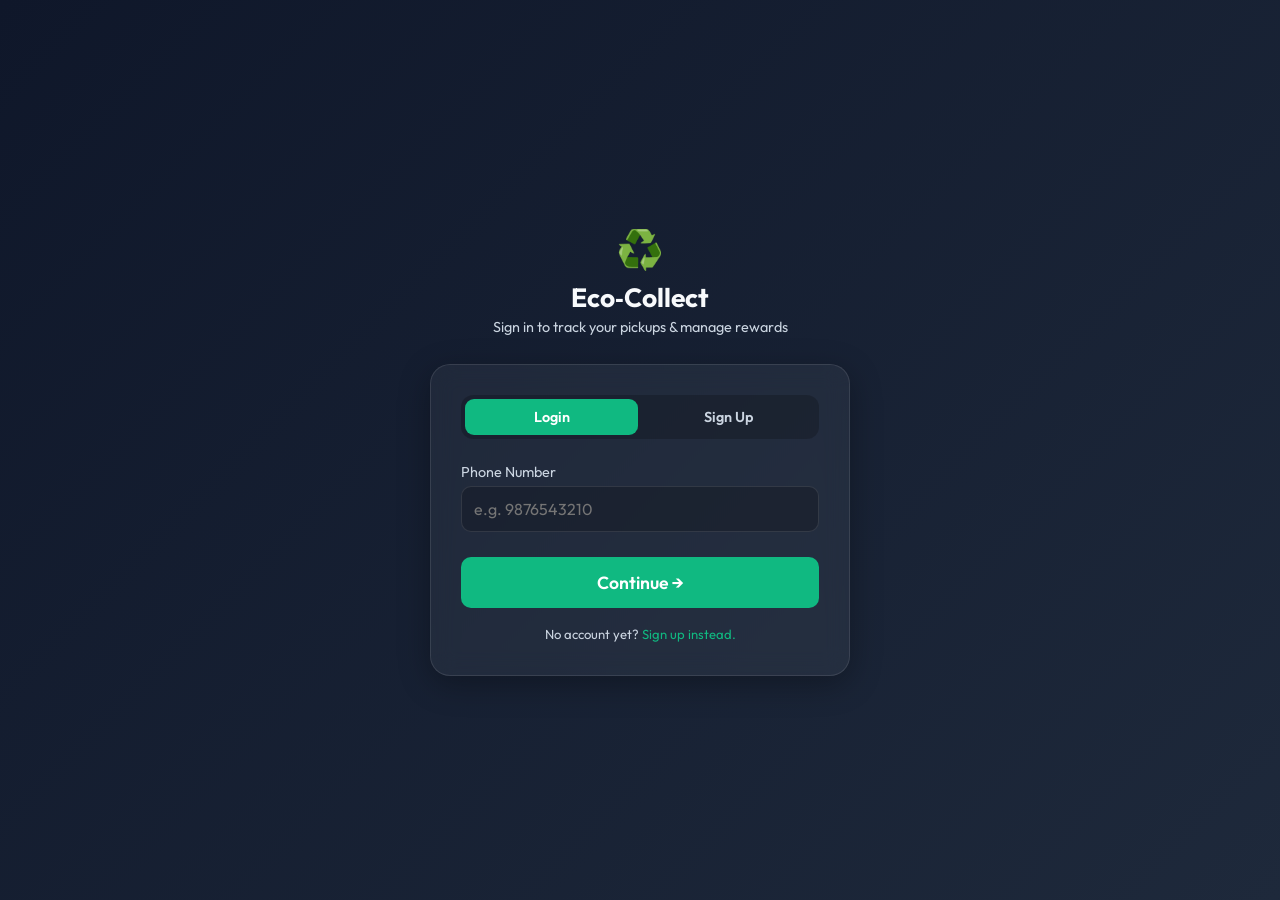
<file: frontend/login.html>
<!DOCTYPE html>
<html lang="en">

<head>
    <meta charset="UTF-8">
    <meta name="viewport" content="width=device-width, initial-scale=1.0">
    <title>Eco-Collect | Login</title>
    <link href="https://fonts.googleapis.com/css2?family=Outfit:wght@300;400;600;700&display=swap" rel="stylesheet">
    <link rel="stylesheet" href="style.css">
</head>

<body>
    <div class="login-wrap">

        <!-- Brand -->
        <div class="login-logo">
            <span class="login-logo-icon">&#9851;&#65039;</span>
            <h1>Eco&#8209;Collect</h1>
            <p>Sign in to track your pickups &amp; manage rewards</p>
        </div>

        <!-- Card -->
        <div class="card glass">

            <!-- Mode toggle -->
            <div class="login-toggle">
                <button class="login-tab active" id="tab-login">Login</button>
                <button class="login-tab" id="tab-signup">Sign Up</button>
            </div>

            <!-- ── Login form ── -->
            <div id="login-form">
                <div class="input-group">
                    <label for="login-phone">Phone Number</label>
                    <input type="tel" id="login-phone" placeholder="e.g. 9876543210" maxlength="10" inputmode="numeric" autocomplete="tel">
                </div>
                <button class="btn-primary" id="login-btn">Continue &#8594;</button>
                <p id="login-error" class="error hidden"></p>
                <p class="login-note">No account yet? <a href="#" id="switch-to-signup">Sign up instead.</a></p>
            </div>

            <!-- ── Signup form ── -->
            <div id="signup-form" class="hidden">
                <div class="input-group">
                    <label for="signup-name">Full Name</label>
                    <input type="text" id="signup-name" placeholder="e.g. Niharika Modi" autocomplete="name">
                </div>
                <div class="input-group">
                    <label for="signup-phone">Phone Number</label>
                    <input type="tel" id="signup-phone" placeholder="e.g. 9876543210" maxlength="10" inputmode="numeric" autocomplete="tel">
                </div>
                <button class="btn-primary" id="signup-btn">Create Account &#8594;</button>
                <p id="signup-error" class="error hidden"></p>
                <p class="login-note">Already have an account? <a href="#" id="switch-to-login">Login instead.</a></p>
            </div>

        </div>

    </div>

    <script src="auth.js"></script>
    <script>
        // AUTH_STORAGE_KEY and API_BASE come from auth.js (loaded above).

        // Strip non-digits live so users can't type letters into phone fields
        document.addEventListener('DOMContentLoaded', () => {
            ['login-phone', 'signup-phone'].forEach(id => {
                const el = document.getElementById(id);
                if (el) el.addEventListener('input', () => {
                    const clean = el.value.replace(/\D/g, '');
                    if (el.value !== clean) el.value = clean;
                });
            });
        });

        const params   = new URLSearchParams(location.search);
        const returnTo = params.get('returnTo') || 'index.html';

        // Redirect if already logged in
        if (getUser()) location.replace(returnTo);

        function showErr(el, msg) {
            el.textContent = msg;
            el.classList.remove('hidden');
        }

        function hideErr(el) {
            el.classList.add('hidden');
        }

        // ─── Tab switching ────────────────────────────────────────────────────
        const tabLogin  = document.getElementById('tab-login');
        const tabSignup = document.getElementById('tab-signup');
        const loginForm  = document.getElementById('login-form');
        const signupForm = document.getElementById('signup-form');

        function switchTab(mode) {
            if (mode === 'login') {
                tabLogin.classList.add('active');
                tabSignup.classList.remove('active');
                loginForm.classList.remove('hidden');
                signupForm.classList.add('hidden');
                document.getElementById('login-phone').focus();
            } else {
                tabSignup.classList.add('active');
                tabLogin.classList.remove('active');
                signupForm.classList.remove('hidden');
                loginForm.classList.add('hidden');
                document.getElementById('signup-name').focus();
            }
        }

        tabLogin.addEventListener('click',  () => switchTab('login'));
        tabSignup.addEventListener('click', () => switchTab('signup'));
        document.getElementById('switch-to-signup').addEventListener('click', e => { e.preventDefault(); switchTab('signup'); });
        document.getElementById('switch-to-login').addEventListener('click',  e => { e.preventDefault(); switchTab('login');  });

        // ─── Login ────────────────────────────────────────────────────────────
        const loginBtn   = document.getElementById('login-btn');
        const loginPhone = document.getElementById('login-phone');
        const loginError = document.getElementById('login-error');

        loginBtn.addEventListener('click', handleLogin);
        loginPhone.addEventListener('keydown', e => { if (e.key === 'Enter') handleLogin(); });

        async function handleLogin() {
            hideErr(loginError);
            const phone  = loginPhone.value.trim();
            const digits = phone.replace(/\D/g, '');

            if (digits.length < 10) {
                showErr(loginError, 'Please enter a valid phone number (at least 10 digits).');
                loginPhone.focus();
                return;
            }

            loginBtn.disabled = true;
            loginBtn.textContent = 'Checking…';

            try {
                const res = await fetch(`${API_BASE}/api/requests/track?phone=${encodeURIComponent(phone)}`);

                if (res.status === 404) {
                    // Pre-fill signup form and switch
                    document.getElementById('signup-phone').value = phone;
                    switchTab('signup');
                    showErr(document.getElementById('signup-error'),
                        'No account found for this number. Please sign up to continue.');
                    return;
                }

                if (!res.ok) throw new Error(`Server error ${res.status}.`);

                const data = await res.json();
                const name = data.user ? data.user.full_name : (data[0] ? data[0].full_name : 'User');
                setUser({ full_name: name, phone_number: digits });
                location.replace(returnTo);

            } catch (err) {
                const msg = err.message === 'Failed to fetch'
                    ? 'Cannot connect to server. Please check your connection.'
                    : err.message;
                showErr(loginError, msg);
            } finally {
                loginBtn.disabled = false;
                loginBtn.textContent = 'Continue →';
            }
        }

        // ─── Sign Up ──────────────────────────────────────────────────────────
        const signupBtn   = document.getElementById('signup-btn');
        const signupName  = document.getElementById('signup-name');
        const signupPhone = document.getElementById('signup-phone');
        const signupError = document.getElementById('signup-error');

        signupBtn.addEventListener('click', handleSignup);
        signupPhone.addEventListener('keydown', e => { if (e.key === 'Enter') handleSignup(); });

        function handleSignup() {
            hideErr(signupError);
            const name   = signupName.value.trim();
            const phone  = signupPhone.value.trim();
            const digits = phone.replace(/\D/g, '');

            if (!name || name.length < 2) {
                showErr(signupError, 'Please enter your full name.');
                signupName.focus();
                return;
            }
            if (digits.length < 10) {
                showErr(signupError, 'Please enter a valid phone number (at least 10 digits).');
                signupPhone.focus();
                return;
            }

            storeUser({ full_name: name, phone_number: digits });
            location.replace(returnTo);
        }
    </script>
</body>

</html>
</file>
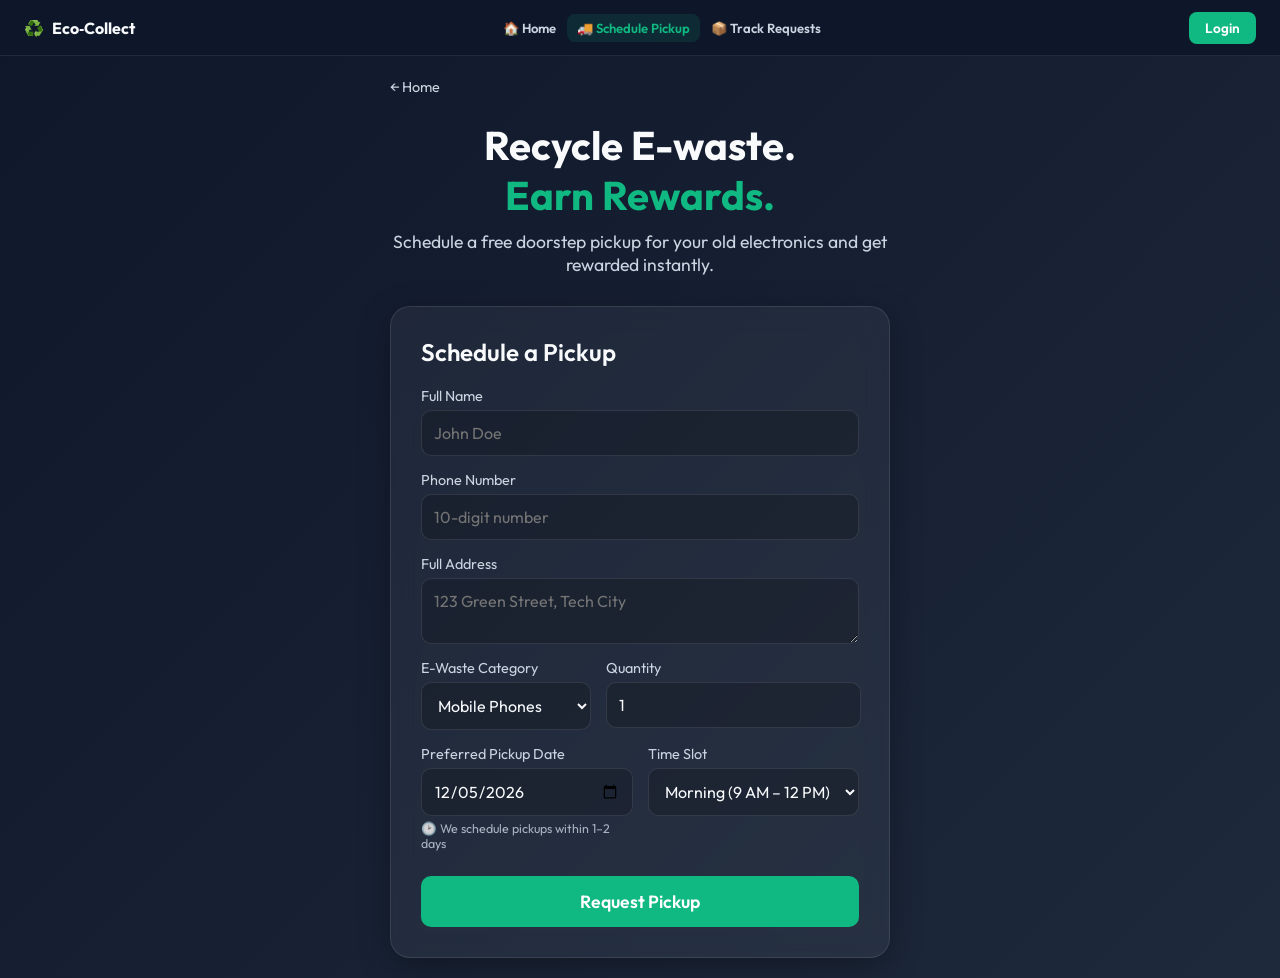
<file: frontend/schedule.html>
<!DOCTYPE html>
<html lang="en">

<head>
    <meta charset="UTF-8">
    <meta name="viewport" content="width=device-width,initial-scale=1.0">
    <title>Eco-Collect | E-Waste Rewards</title>
    <!-- Importing a beautiful modern font from Google -->
    <link href="https://fonts.googleapis.com/css2?family=Outfit:wght@300;400;600;700&display=swap" rel="stylesheet">
    <!--Connecting our CSS file-->
    <link rel="stylesheet" href="style.css">
</head>

<style>
    .nav-back {
        display: inline-flex;
        align-items: center;
        gap: 6px;
        color: var(--text-muted);
        text-decoration: none;
        font-size: 0.9rem;
        margin-bottom: 24px;
        transition: color 0.2s ease;
    }
    .nav-back:hover { color: var(--primary-color); }

    /* Logged-in scheduling context strip */
    .schedule-as-strip {
        display: flex;
        align-items: center;
        justify-content: space-between;
        gap: 10px;
        background: rgba(16, 185, 129, 0.06);
        border: 1px solid rgba(16, 185, 129, 0.18);
        border-radius: 12px;
        padding: 10px 16px;
        margin-bottom: 16px;
        font-size: 0.85rem;
        color: var(--text-muted);
    }

    .schedule-as-strip strong { color: var(--primary-color); }

    .schedule-as-strip a {
        color: var(--text-muted);
        font-size: 0.8rem;
        text-decoration: none;
        white-space: nowrap;
        transition: color 0.2s;
    }

    .schedule-as-strip a:hover { color: var(--primary-color); }

    .field-hint {
        font-size: 0.78rem;
        color: var(--text-muted);
        margin-top: 5px;
        opacity: 0.8;
    }
</style>

<body>
    <div class="container">
        <a href="index.html" class="nav-back">&#8592; Home</a>

        <!--Hero Section -->
        <header class="hero">
            <h1>Recycle E-waste. <span class="highlight"> <br>Earn Rewards.</span></h1>
            <p> Schedule a free doorstep pickup for your old electronics and get rewarded instantly. </p>
        </header>

        <!-- Main Form Section -->
        <main class="card glass">
            <!-- Shows when user is logged in -->
            <div id="schedule-as-strip" class="schedule-as-strip hidden">
                &#128100; Scheduling as <strong id="schedule-as-name"></strong>
                <a href="index.html">&#128202; Dashboard</a>
            </div>

            <div id="form-section">
                <h2>Schedule a Pickup</h2>
                <form id="pickup-form">
                    <div class="input-group">
                        <label for="fullName">Full Name</label>
                        <input type="text" id="fullName" required placeholder="John Doe">
                    </div>
                    <div class="input-group">
                        <label for="phone">Phone Number</label>
                        <input type="tel" id="phone" required placeholder="10-digit number"
                               inputmode="numeric" maxlength="10" autocomplete="tel">
                        <p id="phone-error" class="error hidden"></p>
                    </div>
                    <div class="input-group">
                        <label for="address">Full Address</label>
                        <textarea id="address" required rows="2" placeholder="123 Green Street, Tech City"></textarea>
                    </div>
                    <div class="row">
                        <div class="input-group">
                            <label for="category">E-Waste Category</label>
                            <select id="category" required>
                                <option value="Mobile">Mobile Phones</option>
                                <option value="Laptop">Laptops</option>
                                <option value="Accessories">Accessories</option>
                                <option value="Large Appliances">Large Appliances</option>
                            </select>
                        </div>
                        <div class="input-group">
                            <label for="quantity">Quantity</label>
                            <input type="number" id="quantity" required min="1" value="1">
                        </div>
                    </div>
                    <div class="row">
                        <div class="input-group">
                            <label for="preferred-date">Preferred Pickup Date</label>
                            <input type="date" id="preferred-date">
                            <span class="field-hint">&#128337; We schedule pickups within 1–2 days</span>
                        </div>
                        <div class="input-group">
                            <label for="time-slot">Time Slot</label>
                            <select id="time-slot">
                                <option value="Morning">Morning (9 AM – 12 PM)</option>
                                <option value="Afternoon">Afternoon (12 – 4 PM)</option>
                                <option value="Evening">Evening (4 – 7 PM)</option>
                            </select>
                        </div>
                    </div>
                    <p id="date-error" class="error hidden"></p>
                    <button type="submit" id="submit-btn" class="btn-primary">Request Pickup</button>
                    <p id="error-message" class="error hidden">Something went wrong. Please try again.</p>
                </form>
            </div>
            <!-- Success Section (Hidden by default shown by JS later) -->
            <div id="success-section" class="hidden">
                <div class="success-icon">🎉</div>
                <h2> Pickup Scheduled!</h2>
                <p> Your request (ID: <span id="req-id"></span>) is pending. </p>
                <div class="reward-box">
                    <span class="reward-text">Estimated Reward</span>
                    <span class="reward-points" id="reward-points">0</span>
                    <span class="pts">pts</span>
                </div>
                <p class="small-text">Our team will contact you shortly to confirm the pickup time</p>
                <button id="reset-btn" class="btn-secondary">Schedule Another</button>
                <a href="track.html" style="display:block; text-align:center; margin-top:12px; color:var(--text-muted); font-size:0.9rem; text-decoration:none;">
                    Track this request &rarr;
                </a>
            </div>
        </main>
    </div>
    <script src="auth.js"></script>
    <script>injectNavbar('schedule');</script>
    <script src="app.js"></script>
</body>

</html>
</file>
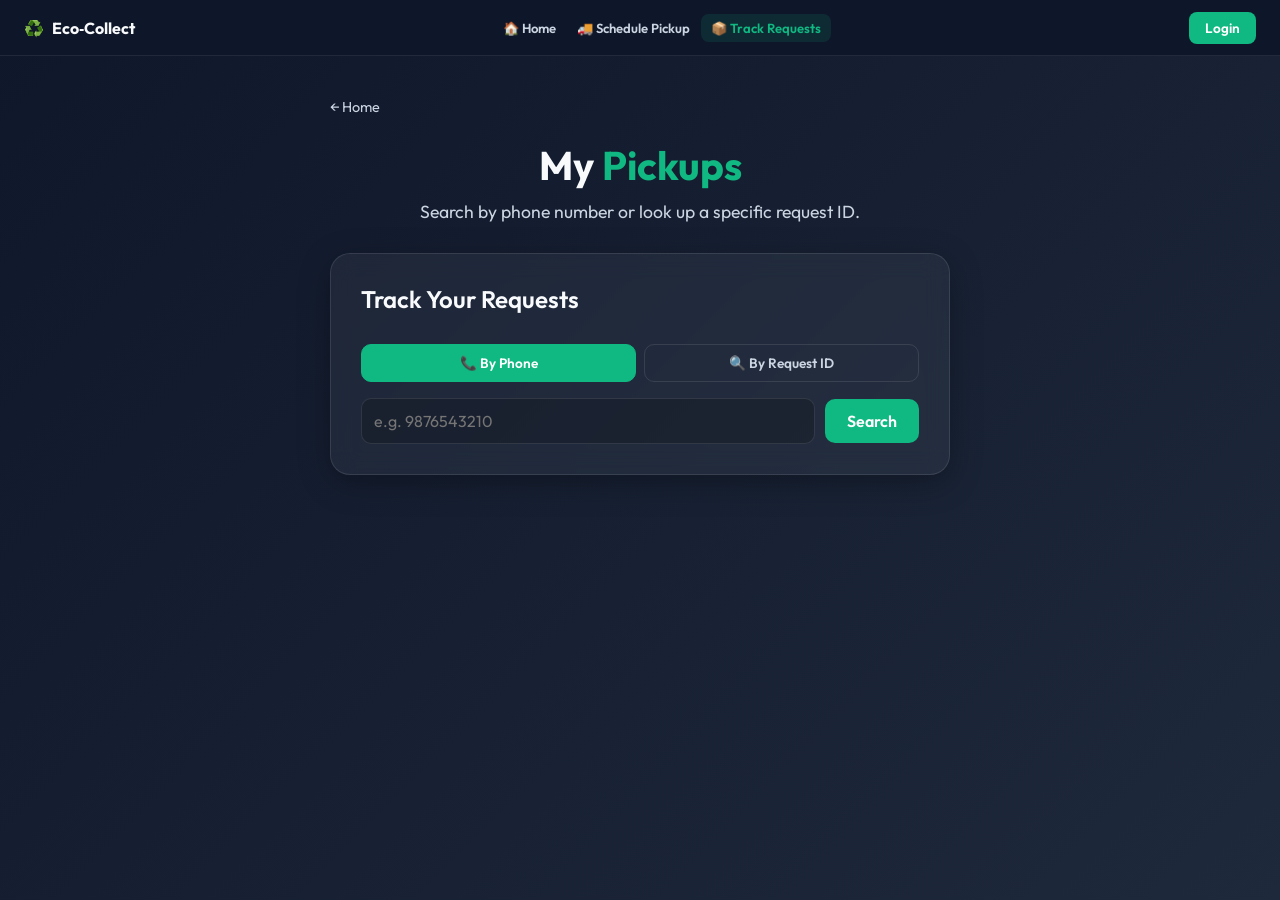
<file: frontend/track.html>
<!DOCTYPE html>
<html lang="en">

<head>
    <meta charset="UTF-8">
    <meta name="viewport" content="width=device-width, initial-scale=1.0">
    <title>Eco-Collect | My Requests</title>
    <link href="https://fonts.googleapis.com/css2?family=Outfit:wght@300;400;600;700&display=swap" rel="stylesheet">
    <link rel="stylesheet" href="style.css">
    <style>
        /* --- Tracking page overrides --- */
        body {
            align-items: flex-start;
            padding-top: 40px;
        }

        .container {
            max-width: 620px;
        }

        /* Back nav */
        .nav-back {
            display: inline-flex;
            align-items: center;
            gap: 6px;
            color: var(--text-muted);
            text-decoration: none;
            font-size: 0.9rem;
            margin-bottom: 24px;
            transition: color 0.2s ease;
        }

        .nav-back:hover {
            color: var(--primary-color);
        }

        /* Search row inside the glass card */
        .search-row {
            display: flex;
            gap: 10px;
            align-items: center;
        }

        .search-row input {
            flex: 1;
            margin: 0;
        }

        .search-row .btn-search {
            width: auto;
            padding: 12px 22px;
            margin: 0;
            background: var(--primary-color);
            color: white;
            border: none;
            border-radius: 10px;
            font-size: 1rem;
            font-weight: 600;
            font-family: 'Outfit', sans-serif;
            cursor: pointer;
            transition: background 0.2s ease, transform 0.2s ease;
            white-space: nowrap;
        }

        .search-row .btn-search:hover {
            background: var(--primary-hover);
            transform: translateY(-2px);
        }

        .search-row .btn-search:disabled {
            opacity: 0.6;
            cursor: not-allowed;
            transform: none;
        }

        /* Results area */
        #results-section {
            margin-top: 20px;
        }

        /* --- Shared state box --- */
        .state-box {
            text-align: center;
            padding: 50px 20px;
            color: var(--text-muted);
            animation: fadeInUp 0.4s ease-out;
        }

        .state-icon {
            font-size: 3rem;
            margin-bottom: 14px;
        }

        .state-title {
            font-size: 1.15rem;
            font-weight: 600;
            color: var(--text-main);
            margin-bottom: 8px;
        }

        /* Loading spinner */
        .spinner {
            width: 38px;
            height: 38px;
            border: 3px solid var(--glass-border);
            border-top-color: var(--primary-color);
            border-radius: 50%;
            animation: spin 0.75s linear infinite;
            margin: 0 auto 16px;
        }

        @keyframes spin {
            to { transform: rotate(360deg); }
        }

        /* --- Stats bar --- */
        .stats-bar {
            display: flex;
            gap: 12px;
            margin-bottom: 20px;
            animation: fadeInUp 0.4s ease-out;
        }

        .stat-card {
            flex: 1;
            background: var(--glass-bg);
            border: 1px solid var(--glass-border);
            border-radius: 15px;
            padding: 16px 10px;
            text-align: center;
        }

        .stat-number {
            font-size: 1.8rem;
            font-weight: 700;
            color: var(--primary-color);
            line-height: 1.1;
        }

        .stat-label {
            font-size: 0.75rem;
            color: var(--text-muted);
            text-transform: uppercase;
            letter-spacing: 0.5px;
            margin-top: 4px;
        }

        /* --- Request cards --- */
        .request-card {
            background: var(--glass-bg);
            border: 1px solid var(--glass-border);
            border-radius: 16px;
            padding: 20px;
            margin-bottom: 14px;
            transition: transform 0.2s ease, box-shadow 0.2s ease;
            animation: slideIn 0.35s ease-out both;
        }

        .request-card:hover {
            transform: translateY(-3px);
            box-shadow: 0 12px 30px rgba(0, 0, 0, 0.25);
        }

        @keyframes slideIn {
            from { opacity: 0; transform: translateY(12px); }
            to   { opacity: 1; transform: translateY(0); }
        }

        /* Card top row */
        .card-header {
            display: flex;
            justify-content: space-between;
            align-items: center;
            margin-bottom: 14px;
        }

        .card-category {
            display: flex;
            align-items: center;
            gap: 9px;
            font-size: 1.05rem;
            font-weight: 600;
        }

        .category-icon {
            font-size: 1.35rem;
        }

        /* Status badges */
        .status-badge {
            padding: 4px 13px;
            border-radius: 20px;
            font-size: 0.75rem;
            font-weight: 700;
            text-transform: uppercase;
            letter-spacing: 0.6px;
        }

        .badge-pending {
            background: rgba(245, 158, 11, 0.12);
            color: #f59e0b;
            border: 1px solid rgba(245, 158, 11, 0.3);
        }

        .badge-completed {
            background: rgba(16, 185, 129, 0.12);
            color: #10b981;
            border: 1px solid rgba(16, 185, 129, 0.3);
        }

        .badge-cancelled {
            background: rgba(100, 116, 139, 0.12);
            color: #94a3b8;
            border: 1px solid rgba(100, 116, 139, 0.3);
        }

        .badge-accepted {
            background: rgba(99, 102, 241, 0.12);
            color: #818cf8;
            border: 1px solid rgba(99, 102, 241, 0.25);
        }

        .badge-scheduled {
            background: rgba(139, 92, 246, 0.12);
            color: #a78bfa;
            border: 1px solid rgba(139, 92, 246, 0.25);
        }

        /* Card detail rows */
        .card-detail {
            display: flex;
            align-items: flex-start;
            gap: 9px;
            color: var(--text-muted);
            font-size: 0.88rem;
            margin-bottom: 7px;
            line-height: 1.4;
        }

        .detail-icon {
            flex-shrink: 0;
            margin-top: 1px;
        }

        /* Card bottom divider row */
        .card-footer {
            display: flex;
            justify-content: space-between;
            align-items: center;
            margin-top: 14px;
            padding-top: 14px;
            border-top: 1px solid var(--glass-border);
        }

        .request-id {
            color: var(--text-muted);
            font-size: 0.82rem;
        }

        .pts-display {
            font-size: 0.9rem;
            font-weight: 600;
        }

        .pts-earned   { color: #10b981; }
        .pts-estimate { color: var(--text-muted); }
        .pts-none     { color: #64748b; }

        /* --- Mode toggle --- */
        .mode-toggle {
            display: flex;
            gap: 8px;
            margin-bottom: 16px;
        }

        .mode-btn {
            flex: 1;
            padding: 9px 12px;
            background: transparent;
            border: 1px solid var(--glass-border);
            border-radius: 10px;
            color: var(--text-muted);
            font-family: 'Outfit', sans-serif;
            font-size: 0.85rem;
            font-weight: 600;
            cursor: pointer;
            transition: all 0.2s ease;
        }

        .mode-btn.active {
            background: var(--primary-color);
            border-color: var(--primary-color);
            color: white;
        }

        .mode-btn:hover:not(.active) {
            border-color: rgba(16, 185, 129, 0.4);
            color: var(--text-main);
        }

        /* --- Filter tabs --- */
        .filter-tabs {
            display: flex;
            gap: 8px;
            margin-bottom: 16px;
            flex-wrap: wrap;
            animation: fadeInUp 0.35s ease-out;
        }

        .filter-btn {
            padding: 7px 16px;
            background: var(--glass-bg);
            border: 1px solid var(--glass-border);
            border-radius: 20px;
            color: var(--text-muted);
            font-family: 'Outfit', sans-serif;
            font-size: 0.8rem;
            font-weight: 600;
            cursor: pointer;
            transition: all 0.2s ease;
            white-space: nowrap;
        }

        .filter-btn.active {
            background: var(--primary-color);
            border-color: var(--primary-color);
            color: white;
        }

        .filter-btn:hover:not(.active) {
            border-color: var(--primary-color);
            color: var(--primary-color);
        }

        /* --- Status timeline --- */
        .timeline {
            display: flex;
            align-items: flex-start;
            margin: 14px 0 4px;
        }

        .tl-step {
            display: flex;
            flex-direction: column;
            align-items: center;
            flex-shrink: 0;
        }

        .tl-dot {
            width: 11px;
            height: 11px;
            border-radius: 50%;
            border: 2px solid rgba(255, 255, 255, 0.15);
            background: transparent;
            transition: all 0.3s ease;
        }

        .tl-step.done .tl-dot {
            background: var(--primary-color);
            border-color: var(--primary-color);
        }

        .tl-step.current .tl-dot {
            background: var(--primary-color);
            border-color: var(--primary-color);
            box-shadow: 0 0 0 3px rgba(16, 185, 129, 0.2);
        }

        .tl-label {
            font-size: 0.6rem;
            color: var(--text-muted);
            margin-top: 5px;
            text-align: center;
            line-height: 1.2;
            max-width: 52px;
        }

        .tl-step.done .tl-label,
        .tl-step.current .tl-label {
            color: var(--primary-color);
            font-weight: 600;
        }

        .tl-line {
            flex: 1;
            height: 2px;
            background: rgba(255, 255, 255, 0.1);
            margin-top: 4.5px;
            min-width: 8px;
        }

        .tl-line.done {
            background: var(--primary-color);
        }

        .tl-cancelled {
            display: inline-flex;
            align-items: center;
            gap: 7px;
            color: #94a3b8;
            font-size: 0.78rem;
            margin-top: 12px;
            padding: 5px 12px;
            background: rgba(100, 116, 139, 0.08);
            border: 1px solid rgba(100, 116, 139, 0.2);
            border-radius: 20px;
        }

        /* --- Logged-in info strip --- */
        .logged-in-strip {
            display: flex;
            align-items: center;
            justify-content: space-between;
            gap: 10px;
            background: rgba(16, 185, 129, 0.06);
            border: 1px solid rgba(16, 185, 129, 0.18);
            border-radius: 10px;
            padding: 9px 14px;
            margin-bottom: 14px;
            font-size: 0.84rem;
            color: var(--text-muted);
            flex-wrap: wrap;
        }

        .logged-in-strip strong {
            color: var(--primary-color);
            font-weight: 700;
        }

        .strip-switch-btn {
            background: none;
            border: none;
            color: var(--primary-color);
            font-size: 0.82rem;
            font-weight: 600;
            font-family: 'Outfit', sans-serif;
            cursor: pointer;
            padding: 0;
            width: auto;
            margin: 0;
            text-decoration: underline;
            transition: opacity 0.2s ease;
            white-space: nowrap;
        }

        .strip-switch-btn:hover { opacity: 0.75; }

        /* --- Cancel button --- */
        .cancel-req-btn {
            background: none;
            border: 1px solid rgba(239,68,68,0.45);
            color: #f87171;
            font-size: 0.78rem;
            font-weight: 600;
            font-family: 'Outfit', sans-serif;
            padding: 5px 12px;
            border-radius: 8px;
            cursor: pointer;
            transition: background 0.18s ease, color 0.18s ease;
            white-space: nowrap;
        }
        .cancel-req-btn:hover {
            background: rgba(239,68,68,0.12);
            color: #fca5a5;
        }

        /* --- Cancel modal overlay --- */
        .cancel-overlay {
            position: fixed;
            inset: 0;
            background: rgba(0,0,0,0.62);
            backdrop-filter: blur(4px);
            display: flex;
            align-items: center;
            justify-content: center;
            z-index: 900;
            padding: 16px;
        }
        .cancel-overlay.hidden { display: none; }

        .cancel-modal {
            background: #1a2235;
            border: 1px solid rgba(255,255,255,0.10);
            border-radius: 18px;
            padding: 32px 28px 24px;
            width: 100%;
            max-width: 420px;
            box-shadow: 0 24px 64px rgba(0,0,0,0.5);
        }
        .cancel-modal-icon {
            font-size: 2.2rem;
            text-align: center;
            margin-bottom: 12px;
        }
        .cancel-modal h3 {
            font-size: 1.15rem;
            font-weight: 700;
            color: #f1f5f9;
            text-align: center;
            margin: 0 0 8px;
        }
        .cancel-modal p {
            font-size: 0.88rem;
            color: #94a3b8;
            text-align: center;
            margin: 0 0 20px;
        }
        .cancel-modal textarea {
            width: 100%;
            background: rgba(255,255,255,0.05);
            border: 1px solid rgba(255,255,255,0.12);
            border-radius: 10px;
            color: #f1f5f9;
            font-family: 'Outfit', sans-serif;
            font-size: 0.88rem;
            padding: 12px 14px;
            resize: vertical;
            min-height: 80px;
            box-sizing: border-box;
            margin-bottom: 20px;
            outline: none;
            transition: border-color 0.2s ease;
        }
        .cancel-modal textarea:focus { border-color: rgba(239,68,68,0.5); }
        .cancel-modal textarea::placeholder { color: #64748b; }
        .cancel-modal-actions {
            display: flex;
            gap: 10px;
        }
        .cancel-modal-actions button {
            flex: 1;
            padding: 12px;
            border-radius: 10px;
            font-family: 'Outfit', sans-serif;
            font-size: 0.92rem;
            font-weight: 600;
            cursor: pointer;
            border: none;
            transition: opacity 0.18s ease;
        }
        .cancel-modal-actions button:hover { opacity: 0.85; }
        .btn-cancel-keep {
            background: rgba(255,255,255,0.07);
            color: #cbd5e1;
        }
        .btn-cancel-confirm {
            background: linear-gradient(135deg, #ef4444, #dc2626);
            color: #fff;
        }

        /* --- Mobile --- */
        @media (max-width: 480px) {
            body { padding-top: 24px; }

            .search-row { flex-direction: column; }
            .search-row .btn-search { width: 100%; padding: 13px; }

            .stats-bar { gap: 8px; }
            .stat-number { font-size: 1.45rem; }
            .stat-label  { font-size: 0.7rem; }

            .card-header { flex-wrap: wrap; gap: 8px; }

            .filter-tabs { gap: 6px; }
            .filter-btn  { padding: 6px 12px; font-size: 0.75rem; }
            .tl-label    { font-size: 0.55rem; max-width: 44px; }

            .cancel-modal { padding: 24px 18px 20px; }
            .cancel-modal-actions { flex-direction: column; }
        }
    </style>
</head>

<body>
    <div class="container">

        <!-- Back navigation -->
        <a href="index.html" class="nav-back">&#8592; Home</a>

        <!-- Hero -->
        <header class="hero">
            <h1>My <span class="highlight">Pickups</span></h1>
            <p id="hero-subtitle">Search by phone number or look up a specific request ID.</p>
        </header>

        <!-- Search card -->
        <div class="card glass">
            <h2>Track Your Requests</h2>

            <!-- Mode toggle -->
            <div class="mode-toggle">
                <button class="mode-btn active" data-mode="phone">&#128222; By Phone</button>
                <button class="mode-btn" data-mode="id">&#128269; By Request ID</button>
            </div>

            <!-- Logged-in auto-load strip (hidden until JS checks session) -->
            <div id="logged-in-strip" class="logged-in-strip hidden">
                <span>&#128100; Viewing: <strong id="strip-phone"></strong></span>
                <button class="strip-switch-btn" id="strip-switch-btn">Search a different number</button>
            </div>

            <div class="search-row">
                <input
                    type="tel"
                    id="phone-input"
                    placeholder="e.g. 9876543210"
                    maxlength="15"
                    autocomplete="tel"
                >
                <button class="btn-search" id="search-btn">Search</button>
            </div>
            <p id="search-error" class="error hidden"></p>
        </div>

        <!-- Results area — hidden until search is run -->
        <div id="results-section" class="hidden">

            <!-- State: Loading (skeleton cards injected by JS) -->
            <div id="state-loading" class="hidden"></div>

            <!-- State: Not found -->
            <div id="state-empty" class="state-box hidden">
                <div class="empty-illustration">&#128237;</div>
                <p class="state-title">No Requests Found</p>
                <p>We couldn&rsquo;t find any pickups matching your search.<br>Double-check the details or schedule your first pickup.</p>
                <a href="schedule.html" class="empty-cta">&#128666; Schedule a Pickup</a>
            </div>

            <!-- State: Server error -->
            <div id="state-error" class="state-box hidden">
                <div class="empty-illustration">&#9888;&#65039;</div>
                <p class="state-title">Something Went Wrong</p>
                <p id="error-detail">Could not connect to the server. Please try again later.</p>
                <button class="retry-btn" id="retry-btn">&#8635; Try Again</button>
            </div>

            <!-- State: Results -->
            <div id="state-results" class="hidden">

                <!-- Filter tabs (shown only for phone-based multi-result searches) -->
                <div id="filter-tabs" class="filter-tabs hidden">
                    <button class="filter-btn active" data-filter="All">All</button>
                    <button class="filter-btn" data-filter="Pending">Pending</button>
                    <button class="filter-btn" data-filter="Accepted">Accepted</button>
                    <button class="filter-btn" data-filter="Pickup Scheduled">Scheduled</button>
                    <button class="filter-btn" data-filter="Completed">Completed</button>
                    <button class="filter-btn" data-filter="Cancelled">Cancelled</button>
                </div>

                <!-- Stats summary bar -->
                <div class="stats-bar">
                    <div class="stat-card">
                        <div class="stat-number" id="stat-total">0</div>
                        <div class="stat-label">Requests</div>
                    </div>
                    <div class="stat-card">
                        <div class="stat-number" id="stat-active">0</div>
                        <div class="stat-label">Active</div>
                    </div>
                    <div class="stat-card">
                        <div class="stat-number" id="stat-points">0</div>
                        <div class="stat-label">Pts Earned</div>
                    </div>
                </div>

                <!-- Request cards injected here by track.js -->
                <div id="cards-list"></div>

            </div>
        </div>

    </div>

    <!-- ── Cancel Request Modal ── -->
    <div id="cancel-overlay" class="cancel-overlay hidden">
        <div class="cancel-modal">
            <div class="cancel-modal-icon">&#9888;&#65039;</div>
            <h3>Cancel this request?</h3>
            <p>This action cannot be undone. Your request will be marked as cancelled.</p>
            <textarea id="cancel-reason" placeholder="Reason (optional) — e.g. No longer needed" maxlength="200"></textarea>
            <div class="cancel-modal-actions">
                <button class="btn-cancel-keep" id="cancel-keep-btn">Keep Request</button>
                <button class="btn-cancel-confirm" id="cancel-confirm-btn">Yes, Cancel</button>
            </div>
        </div>
    </div>

    <!-- ── Recycling Certificate Modal ── -->
    <div id="cert-overlay" class="cert-overlay hidden">
        <div class="cert-modal">
            <div class="cert-paper">
                <div class="cert-badge-ring">&#9851;&#65039;</div>
                <p class="cert-eyebrow">Certificate of Recycling</p>
                <h2 class="cert-heading">Eco&#8209;Collect</h2>
                <p class="cert-sub">Sustainable Disposal &bull; Verified Pickup</p>

                <div class="cert-divider"></div>

                <p class="cert-certifies">This certifies that</p>
                <p class="cert-name" id="cert-name">—</p>
                <p class="cert-desc" id="cert-desc">has responsibly recycled electronics through our verified pickup program.</p>

                <div class="cert-stats-row">
                    <div class="cert-stat">
                        <div class="cert-stat-number" id="cert-devices">0</div>
                        <div class="cert-stat-label">Devices</div>
                    </div>
                    <div class="cert-stat">
                        <div class="cert-stat-number" id="cert-points">0</div>
                        <div class="cert-stat-label">Points Earned</div>
                    </div>
                </div>

                <p class="cert-footer-line">Request #<span id="cert-req-id">—</span> &nbsp;&bull;&nbsp; <span id="cert-date">—</span></p>
            </div>

            <div class="cert-actions">
                <button class="cert-dl-btn"  id="cert-download-btn">&#11015;&#65039; Download PDF</button>
                <button class="cert-cls-btn" id="cert-close-btn">Close</button>
            </div>
        </div>
    </div>

    <script src="auth.js"></script>
    <script>injectNavbar('track');</script>
    <script src="track.js"></script>
</body>

</html>
</file>
<file: frontend/style.css>
:root {
    /* Color Palette */
    --bg-gradient: linear-gradient(135deg, #0f172a, #1e293b);
    --primary-color: #10b981;
    /* Vibrant Green */
    --primary-hover: #059669;
    --text-main: #f8fafc;
    --text-muted: #cbd5e1;
    --glass-bg: rgba(255, 255, 255, 0.05);
    --glass-border: rgba(255, 255, 255, 0.1);
}

* {
    box-sizing: border-box;
    margin: 0;
    padding: 0;
}

body {
    font-family: 'Outfit', sans-serif;
    background: var(--bg-gradient);
    color: var(--text-main);
    min-height: 100vh;
    display: flex;
    justify-content: center;
    align-items: center;
    padding: 20px;
}

.container {
    max-width: 500px;
    width: 100%;
}

/* Typography & Hero */
.hero {
    text-align: center;
    margin-bottom: 30px;
    animation: fadeInDown 0.8s ease-out;
    /* Smooth entrance */
}

.hero h1 {
    font-size: 2.5rem;
    font-weight: 700;
    margin-bottom: 10px;
}

.highlight {
    color: var(--primary-color);
}

.hero p {
    color: var(--text-muted);
    font-size: 1.1rem;
}

/* Glassmorphism Card Effect */
.glass {
    background: var(--glass-bg);
    backdrop-filter: blur(12px);
    -webkit-backdrop-filter: blur(12px);
    border: 1px solid var(--glass-border);
    border-radius: 20px;
    padding: 30px;
    box-shadow: 0 8px 32px 0 rgba(0, 0, 0, 0.3);
    animation: fadeInUp 0.8s ease-out;
}

h2 {
    font-size: 1.5rem;
    margin-bottom: 20px;
    font-weight: 600;
}

/* Form Inputs */
.input-group {
    margin-bottom: 15px;
    display: flex;
    flex-direction: column;
}

.row {
    display: flex;
    gap: 15px;
}

.row .input-group {
    flex: 1;
}

@media (max-width: 500px) {
    .row { flex-direction: column; gap: 0; }
}

label {
    font-size: 0.9rem;
    color: var(--text-muted);
    margin-bottom: 5px;
}

input,
select,
textarea {
    background: rgba(0, 0, 0, 0.2);
    border: 1px solid var(--glass-border);
    border-radius: 10px;
    padding: 12px;
    color: var(--text-main);
    font-family: 'Outfit', sans-serif;
    font-size: 1rem;
    transition: all 0.3s ease;
}

input:focus,
select:focus,
textarea:focus {
    outline: none;
    border-color: var(--primary-color);
    box-shadow: 0 0 10px rgba(16, 185, 129, 0.2);
    /* Glow effect */
}

/* Buttons */
button {
    width: 100%;
    padding: 14px;
    border: none;
    border-radius: 10px;
    font-size: 1.1rem;
    font-weight: 600;
    font-family: 'Outfit', sans-serif;
    cursor: pointer;
    transition: all 0.3s ease;
    margin-top: 10px;
}

.btn-primary {
    background: var(--primary-color);
    color: white;
}

.btn-primary:hover {
    background: var(--primary-hover);
    transform: translateY(-2px);
}

.btn-secondary {
    background: transparent;
    border: 1px solid var(--primary-color);
    color: var(--primary-color);
    margin-top: 20px;
}

.btn-secondary:hover {
    background: rgba(16, 185, 129, 0.1);
}

/* Utility Classes */
.hidden {
    display: none !important;
}

.error {
    color: #ef4444;
    font-size: 0.9rem;
    margin-top: 10px;
    text-align: center;
}

.small-text {
    color: var(--text-muted);
    font-size: 0.85rem;
    margin-top: 10px;
}

/* Success Screen */
#success-section {
    text-align: center;
    animation: zoomIn 0.5s ease-out;
}

.success-icon {
    font-size: 4rem;
    margin-bottom: 10px;
}

.reward-box {
    background: rgba(16, 185, 129, 0.1);
    border: 1px solid var(--primary-color);
    border-radius: 15px;
    padding: 20px;
    margin: 20px 0;
}

.reward-text {
    display: block;
    color: var(--primary-color);
    font-size: 0.9rem;
    text-transform: uppercase;
    letter-spacing: 1px;
}

.reward-points {
    font-size: 3rem;
    font-weight: 700;
    color: white;
}

.pts {
    font-size: 1.2rem;
    color: var(--text-muted);
}

/* ── Persistent Navbar ──────────────────────────────────────────────────────── */
.eco-navbar {
    position: fixed;
    top: 0; left: 0; right: 0;
    z-index: 200;
    display: flex;
    align-items: center;
    justify-content: space-between;
    height: 56px;
    padding: 0 24px;
    background: rgba(15, 23, 42, 0.92);
    backdrop-filter: blur(16px);
    -webkit-backdrop-filter: blur(16px);
    border-bottom: 1px solid rgba(255, 255, 255, 0.08);
}

.nav-brand {
    display: inline-flex;
    align-items: center;
    gap: 8px;
    font-size: 1rem;
    font-weight: 700;
    color: var(--text-main);
    text-decoration: none;
    white-space: nowrap;
}

.nav-links {
    display: flex;
    gap: 1px;
}

.nav-link {
    padding: 6px 10px;
    border-radius: 8px;
    font-size: 0.82rem;
    font-weight: 600;
    color: var(--text-muted);
    text-decoration: none;
    white-space: nowrap;
    transition: all 0.2s ease;
}

.nav-link:hover  { background: rgba(255,255,255,0.07); color: var(--text-main); }
.nav-link.active { background: rgba(16,185,129,0.12);  color: var(--primary-color); }

.nav-link-admin         { color: #a5b4fc; }
.nav-link-admin:hover   { background: rgba(99,102,241,0.1); color: #c7d2fe; }
.nav-link-admin.active  { background: rgba(99,102,241,0.15); color: #818cf8; }

.nav-right {
    display: flex;
    align-items: center;
    gap: 10px;
}

.nav-user-chip {
    display: flex;
    align-items: center;
    gap: 6px;
    padding: 5px 12px;
    background: rgba(16, 185, 129, 0.1);
    border: 1px solid rgba(16, 185, 129, 0.25);
    border-radius: 20px;
    font-size: 0.82rem;
}

.nav-user-name {
    color: var(--primary-color);
    font-weight: 600;
    max-width: 130px;
    overflow: hidden;
    text-overflow: ellipsis;
    white-space: nowrap;
}

.nav-btn {
    padding: 7px 16px;
    border-radius: 8px;
    font-size: 0.85rem;
    font-weight: 600;
    font-family: 'Outfit', sans-serif;
    cursor: pointer;
    text-decoration: none;
    transition: all 0.2s ease;
    display: inline-flex;
    align-items: center;
    width: auto !important;
    margin: 0 !important;
}

.nav-login  { background: var(--primary-color); color: white; border: none; }
.nav-login:hover { background: var(--primary-hover); transform: none; }

.nav-logout {
    background: transparent;
    color: var(--text-muted);
    border: 1px solid var(--glass-border);
}
.nav-logout:hover { color: #ef4444; border-color: rgba(239,68,68,0.35); transform: none; }

/* ── Admin navbar variant ─────────────────────────────────────────────────── */
.eco-navbar-admin {
    border-bottom: 1px solid rgba(99, 102, 241, 0.25);
}

.admin-nav-badge {
    display: inline-flex;
    align-items: center;
    gap: 6px;
    font-size: 0.82rem;
    font-weight: 700;
    color: #818cf8;
    padding: 5px 12px;
    background: rgba(99, 102, 241, 0.08);
    border: 1px solid rgba(99, 102, 241, 0.2);
    border-radius: 20px;
    white-space: nowrap;
}

.admin-user-site-link {
    color: var(--text-muted);
    border: 1px solid var(--glass-border);
    text-decoration: none;
}

.admin-user-site-link:hover {
    color: var(--text-main);
    border-color: rgba(255, 255, 255, 0.2);
    transform: none;
}

@media (max-width: 800px) {
    .eco-navbar { padding: 0 16px; }
    .nav-links   { display: none; }
}

@media (max-width: 540px) {
    .nav-user-name { max-width: 80px; }
}

/* ── Skeleton loading ────────────────────────────────────────────────────────── */
.skeleton-wrap { animation: fadeInUp 0.3s ease-out; }

.skeleton-card {
    background: var(--glass-bg);
    border: 1px solid var(--glass-border);
    border-radius: 16px;
    padding: 20px;
    margin-bottom: 14px;
}

.skel-row {
    display: flex;
    justify-content: space-between;
    align-items: center;
    margin-bottom: 14px;
}

.skel-line {
    height: 13px;
    border-radius: 7px;
    background: linear-gradient(90deg,
        rgba(255,255,255,0.04) 0%,
        rgba(255,255,255,0.10) 50%,
        rgba(255,255,255,0.04) 100%
    );
    background-size: 200% 100%;
    animation: shimmer 1.6s ease-in-out infinite;
}

.skel-badge {
    width: 72px;
    height: 22px;
    border-radius: 12px;
    flex-shrink: 0;
    background: linear-gradient(90deg,
        rgba(255,255,255,0.04) 0%,
        rgba(255,255,255,0.10) 50%,
        rgba(255,255,255,0.04) 100%
    );
    background-size: 200% 100%;
    animation: shimmer 1.6s ease-in-out infinite;
}

.skel-tl {
    display: flex;
    align-items: center;
    gap: 4px;
    margin: 16px 0 14px;
}

.skel-dot {
    width: 11px; height: 11px;
    border-radius: 50%;
    flex-shrink: 0;
    background: linear-gradient(90deg,
        rgba(255,255,255,0.06) 0%,
        rgba(255,255,255,0.12) 50%,
        rgba(255,255,255,0.06) 100%
    );
    background-size: 200% 100%;
    animation: shimmer 1.6s ease-in-out infinite;
}

.skel-dash { flex: 1; height: 2px; background: rgba(255,255,255,0.06); }

@keyframes shimmer {
    0%   { background-position:  200% 0; }
    100% { background-position: -200% 0; }
}

/* ── Improved empty / error states ──────────────────────────────────────────── */
.empty-illustration {
    width: 90px;
    height: 90px;
    background: rgba(255,255,255,0.04);
    border: 1px solid var(--glass-border);
    border-radius: 50%;
    display: flex;
    align-items: center;
    justify-content: center;
    font-size: 2.5rem;
    margin: 0 auto 18px;
}

.empty-cta {
    display: inline-block;
    margin-top: 18px;
    padding: 10px 22px;
    background: var(--primary-color);
    color: white;
    border-radius: 10px;
    font-size: 0.9rem;
    font-weight: 600;
    text-decoration: none;
    transition: background 0.2s ease, transform 0.2s ease;
}
.empty-cta:hover { background: var(--primary-hover); transform: translateY(-2px); }

.retry-btn {
    display: inline-block;
    margin-top: 14px;
    padding: 9px 20px;
    background: transparent;
    color: var(--text-muted);
    border: 1px solid var(--glass-border);
    border-radius: 10px;
    font-size: 0.88rem;
    font-weight: 600;
    font-family: 'Outfit', sans-serif;
    cursor: pointer;
    width: auto !important;
    margin-top: 14px !important;
    transition: all 0.2s ease;
}
.retry-btn:hover { border-color: var(--primary-color); color: var(--primary-color); transform: none; }

/* ── Recycling Certificate ───────────────────────────────────────────────────── */
.cert-overlay {
    position: fixed;
    inset: 0;
    z-index: 300;
    background: rgba(0, 0, 0, 0.72);
    backdrop-filter: blur(6px);
    display: flex;
    align-items: center;
    justify-content: center;
    padding: 20px;
    animation: fadeIn 0.2s ease-out;
}

@keyframes fadeIn { from { opacity:0; } to { opacity:1; } }

.cert-modal {
    width: 100%;
    max-width: 460px;
    animation: zoomIn 0.25s ease-out;
}

.cert-paper {
    background: linear-gradient(150deg, #112240, #0a192f);
    border: 1.5px solid rgba(16,185,129,0.45);
    border-radius: 22px;
    padding: 36px 30px 28px;
    text-align: center;
    position: relative;
    overflow: hidden;
}

.cert-paper::before {
    content: '';
    position: absolute;
    top: -70px; right: -70px;
    width: 220px; height: 220px;
    background: radial-gradient(circle, rgba(16,185,129,0.09), transparent 70%);
    pointer-events: none;
}

.cert-paper::after {
    content: '';
    position: absolute;
    bottom: -60px; left: -60px;
    width: 180px; height: 180px;
    background: radial-gradient(circle, rgba(16,185,129,0.06), transparent 70%);
    pointer-events: none;
}

.cert-badge-ring {
    width: 68px; height: 68px;
    background: rgba(16,185,129,0.12);
    border: 2px solid rgba(16,185,129,0.45);
    border-radius: 50%;
    display: flex;
    align-items: center;
    justify-content: center;
    margin: 0 auto 14px;
    font-size: 1.9rem;
}

.cert-eyebrow {
    font-size: 0.68rem;
    text-transform: uppercase;
    letter-spacing: 3px;
    color: var(--primary-color);
    font-weight: 700;
    margin-bottom: 6px;
}

.cert-heading {
    font-size: 1.65rem;
    font-weight: 700;
    margin-bottom: 2px;
}

.cert-sub {
    font-size: 0.8rem;
    color: var(--text-muted);
    margin-bottom: 20px;
}

.cert-divider {
    height: 1px;
    background: rgba(16,185,129,0.18);
    margin: 18px 0;
}

.cert-certifies {
    font-size: 0.82rem;
    color: var(--text-muted);
    margin-bottom: 6px;
}

.cert-name {
    font-size: 1.35rem;
    font-weight: 700;
    color: var(--primary-color);
    margin-bottom: 8px;
}

.cert-desc {
    font-size: 0.82rem;
    color: var(--text-muted);
    margin-bottom: 18px;
    line-height: 1.6;
}

.cert-stats-row {
    display: flex;
    gap: 14px;
    justify-content: center;
    margin-bottom: 18px;
}

.cert-stat {
    background: rgba(16,185,129,0.07);
    border: 1px solid rgba(16,185,129,0.2);
    border-radius: 14px;
    padding: 14px 18px;
    min-width: 108px;
}

.cert-stat-number {
    font-size: 1.55rem;
    font-weight: 700;
    color: var(--primary-color);
    line-height: 1;
}

.cert-stat-label {
    font-size: 0.7rem;
    color: var(--text-muted);
    text-transform: uppercase;
    letter-spacing: 0.5px;
    margin-top: 4px;
}

.cert-footer-line {
    font-size: 0.73rem;
    color: rgba(255,255,255,0.25);
    margin-top: 6px;
}

/* Certificate action buttons */
.cert-actions {
    display: flex;
    gap: 10px;
    margin-top: 12px;
}

.cert-actions button {
    flex: 1;
    margin: 0;
    padding: 12px;
    font-size: 0.9rem;
    width: auto !important;
    margin-top: 0 !important;
}

.cert-dl-btn  { background: var(--primary-color); color: white; }
.cert-dl-btn:hover  { background: var(--primary-hover); transform: translateY(-1px); }

.cert-cls-btn {
    background: transparent;
    color: var(--text-muted);
    border: 1px solid var(--glass-border) !important;
}
.cert-cls-btn:hover { border-color: rgba(255,255,255,0.25) !important; color: var(--text-main); transform: none; }

/* "View Certificate" button inside request cards */
.cert-open-btn {
    display: inline-flex;
    align-items: center;
    gap: 4px;
    padding: 4px 12px;
    background: rgba(16,185,129,0.1);
    border: 1px solid rgba(16,185,129,0.3);
    border-radius: 20px;
    color: var(--primary-color);
    font-size: 0.75rem;
    font-weight: 700;
    font-family: 'Outfit', sans-serif;
    cursor: pointer;
    transition: all 0.2s ease;
    width: auto !important;
    margin: 0 !important;
}
.cert-open-btn:hover { background: rgba(16,185,129,0.2); transform: none; }

/* ── Print / PDF export ──────────────────────────────────────────────────────── */
@media print {
    body > *:not(.cert-overlay) { display: none !important; }
    .cert-overlay {
        position: static !important;
        background: white !important;
        padding: 0 !important;
        display: block !important;
    }
    .cert-modal { max-width: 100% !important; }
    .cert-paper {
        background: white !important;
        border-color: #10b981 !important;
        box-shadow: none !important;
    }
    .cert-paper::before, .cert-paper::after { display: none; }
    .cert-heading, .cert-name { color: #0f172a !important; }
    .cert-eyebrow, .cert-stat-number { color: #059669 !important; }
    .cert-certifies, .cert-desc, .cert-sub,
    .cert-stat-label, .cert-footer-line { color: #475569 !important; }
    .cert-stat { background: #f0fdf4 !important; border-color: #10b981 !important; }
    .cert-badge-ring { background: #d1fae5 !important; border-color: #10b981 !important; }
    .cert-divider { background: #10b981 !important; }
    .cert-actions { display: none !important; }
}

/* ── Login page ──────────────────────────────────────────────────────────────── */
.login-wrap {
    width: 100%;
    max-width: 420px;
    animation: fadeInUp 0.6s ease-out;
}

.login-logo {
    text-align: center;
    margin-bottom: 28px;
}

.login-logo-icon {
    font-size: 2.4rem;
    display: block;
    margin-bottom: 8px;
}

.login-logo h1 {
    font-size: 1.65rem;
    font-weight: 700;
}

.login-logo p {
    color: var(--text-muted);
    font-size: 0.9rem;
    margin-top: 4px;
}

.login-toggle {
    display: flex;
    background: rgba(0,0,0,0.2);
    border-radius: 12px;
    padding: 4px;
    margin-bottom: 24px;
    gap: 4px;
}

.login-tab {
    flex: 1;
    padding: 9px;
    background: transparent;
    border: none;
    border-radius: 9px;
    color: var(--text-muted);
    font-family: 'Outfit', sans-serif;
    font-size: 0.9rem;
    font-weight: 600;
    cursor: pointer;
    transition: all 0.2s ease;
    margin: 0 !important;
    width: auto !important;
}

.login-tab.active {
    background: var(--primary-color);
    color: white;
}

.login-tab:hover:not(.active) { color: var(--text-main); transform: none; }

.login-note {
    font-size: 0.82rem;
    color: var(--text-muted);
    text-align: center;
    margin-top: 16px;
    line-height: 1.6;
}

.login-note a { color: var(--primary-color); text-decoration: none; }

/* Animations Keyframes */
@keyframes fadeInDown {
    from {
        opacity: 0;
        transform: translateY(-20px);
    }

    to {
        opacity: 1;
        transform: translateY(0);
    }
}

@keyframes fadeInUp {
    from {
        opacity: 0;
        transform: translateY(20px);
    }

    to {
        opacity: 1;
        transform: translateY(0);
    }
}

@keyframes zoomIn {
    from {
        opacity: 0;
        transform: scale(0.9);
    }

    to {
        opacity: 1;
        transform: scale(1);
    }
}
</file>
